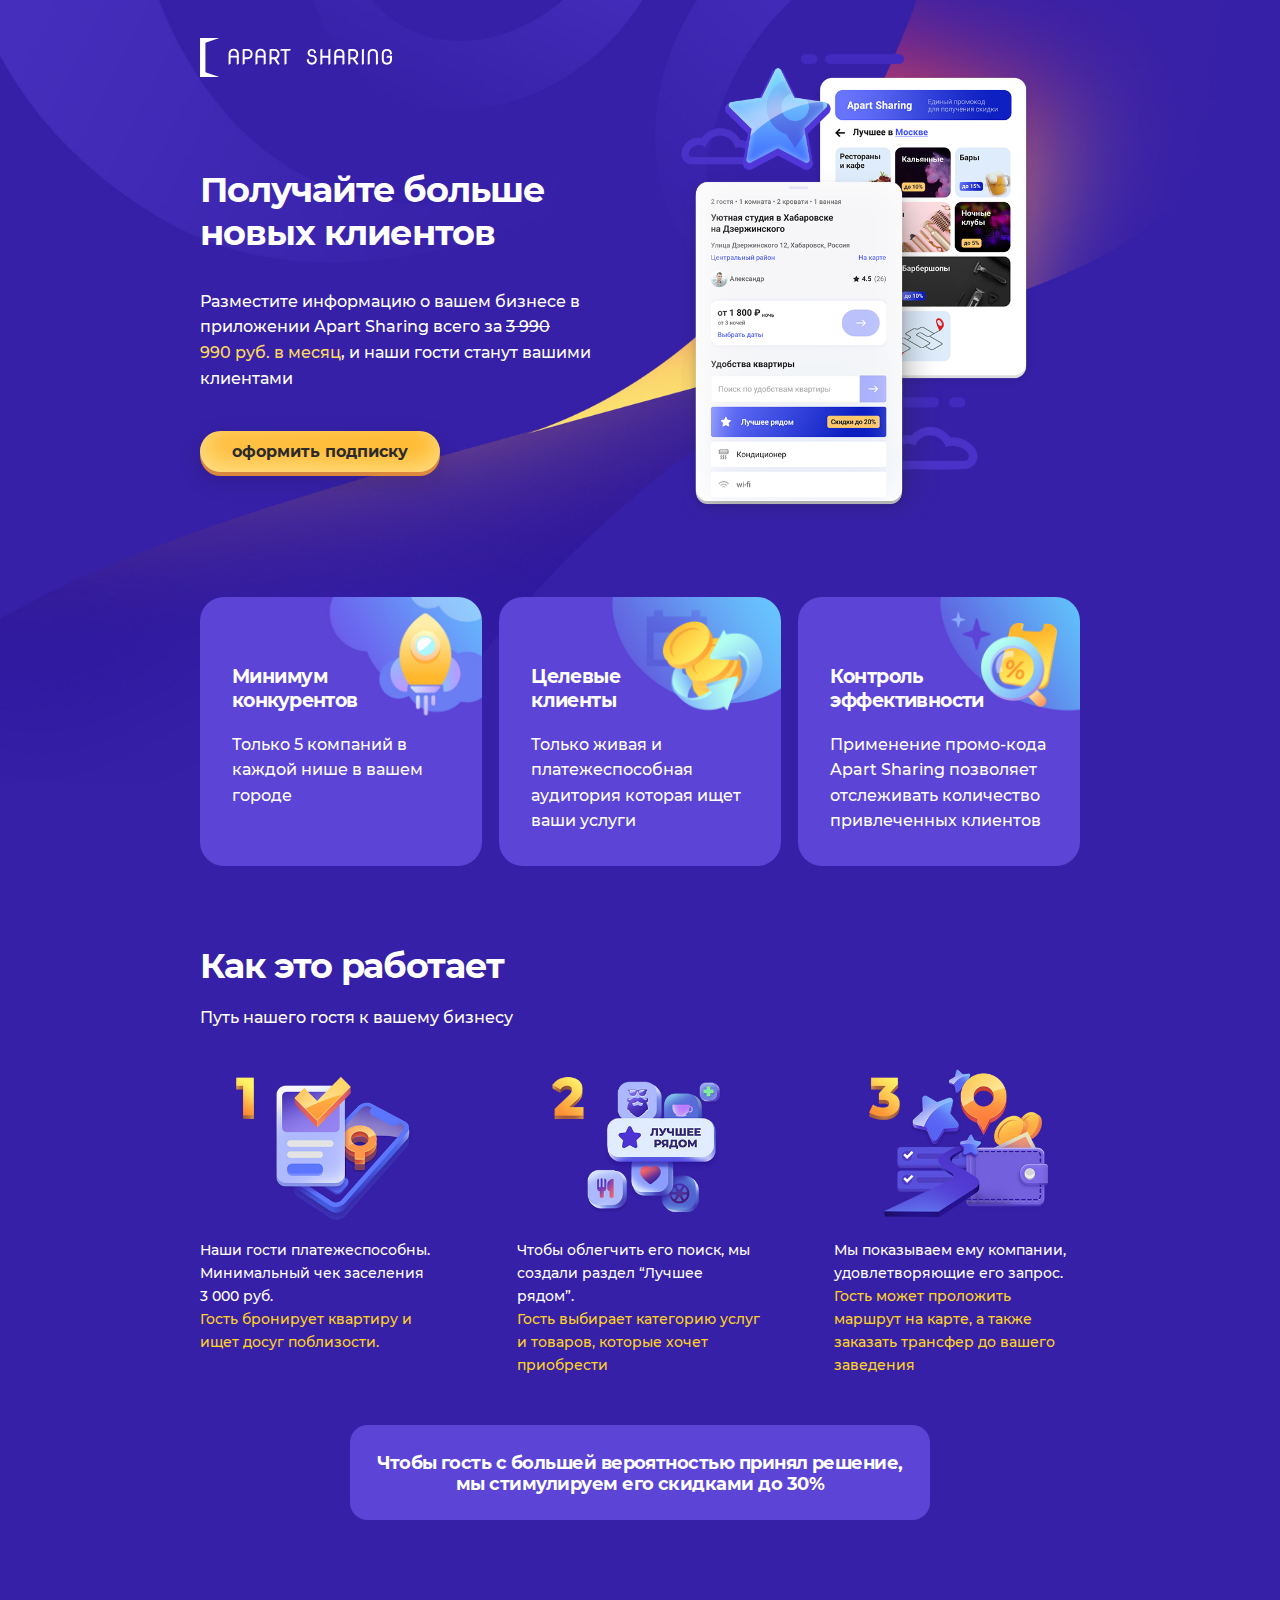
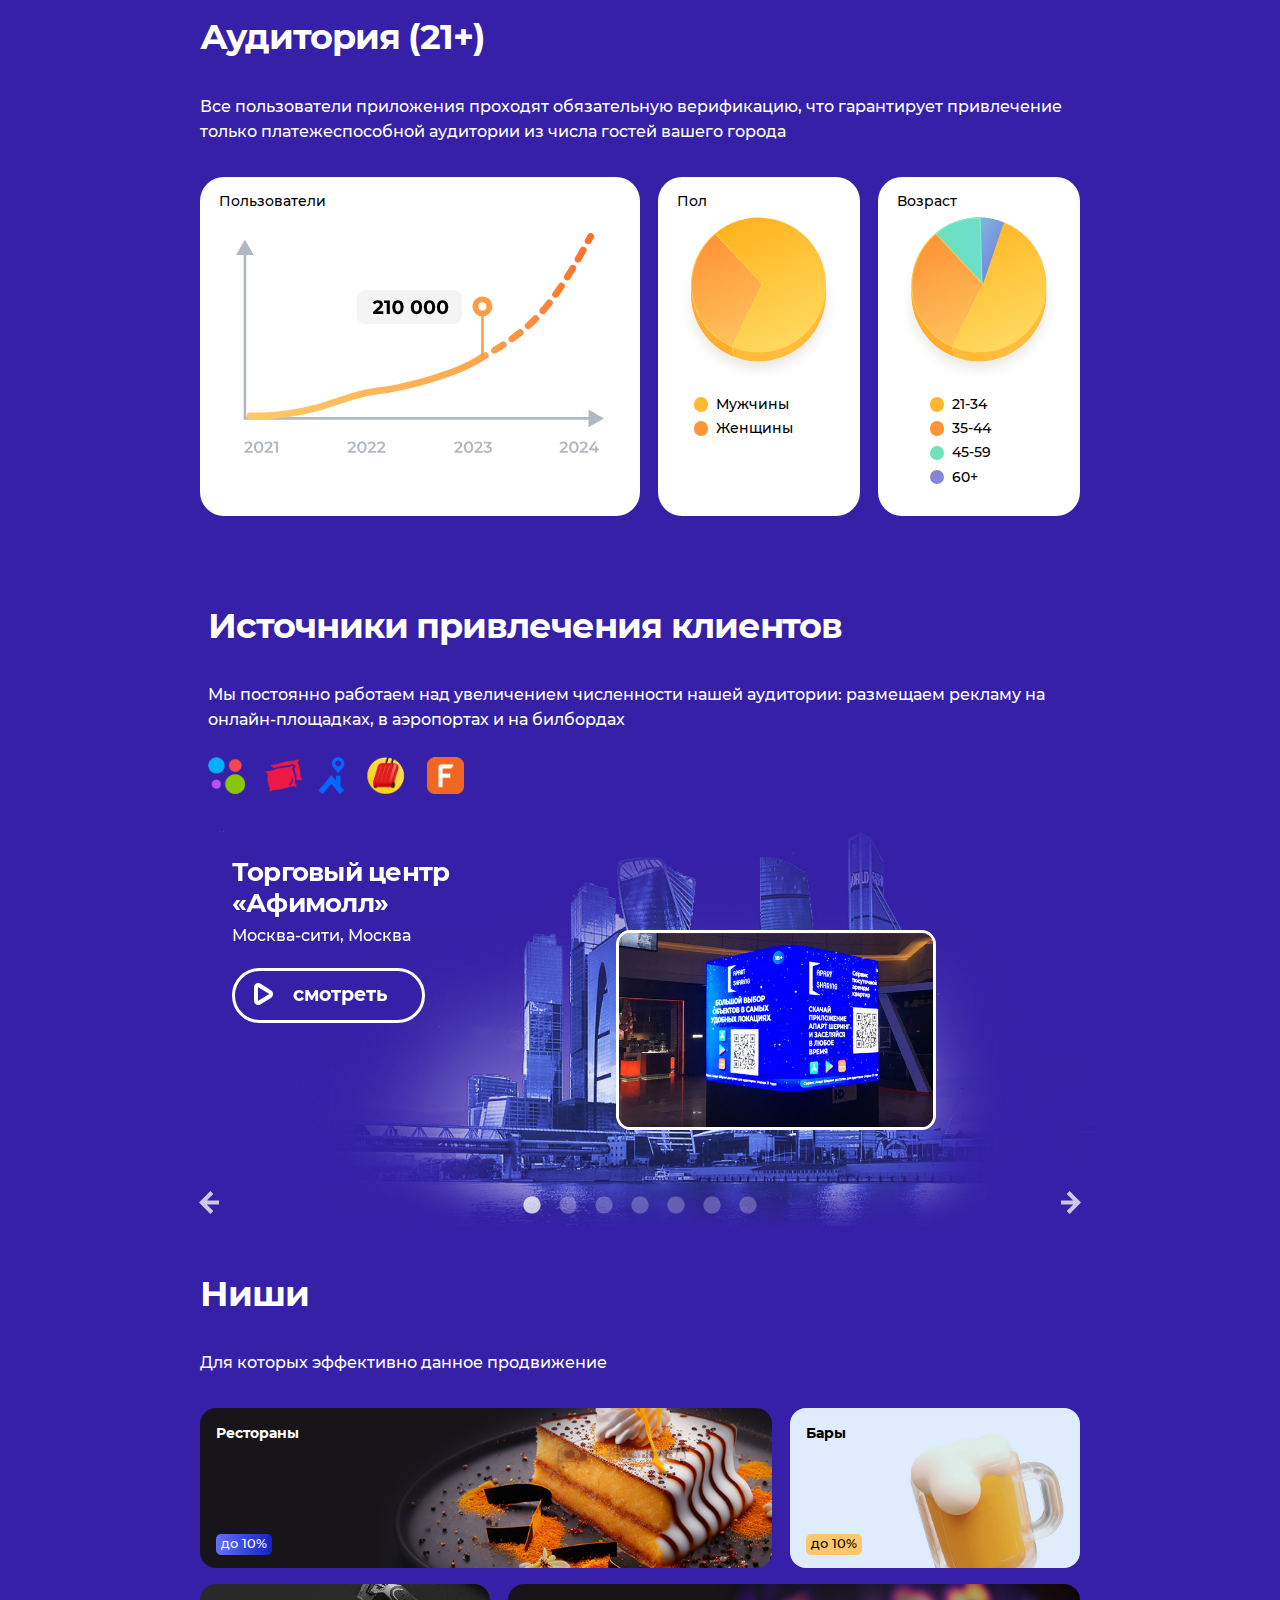
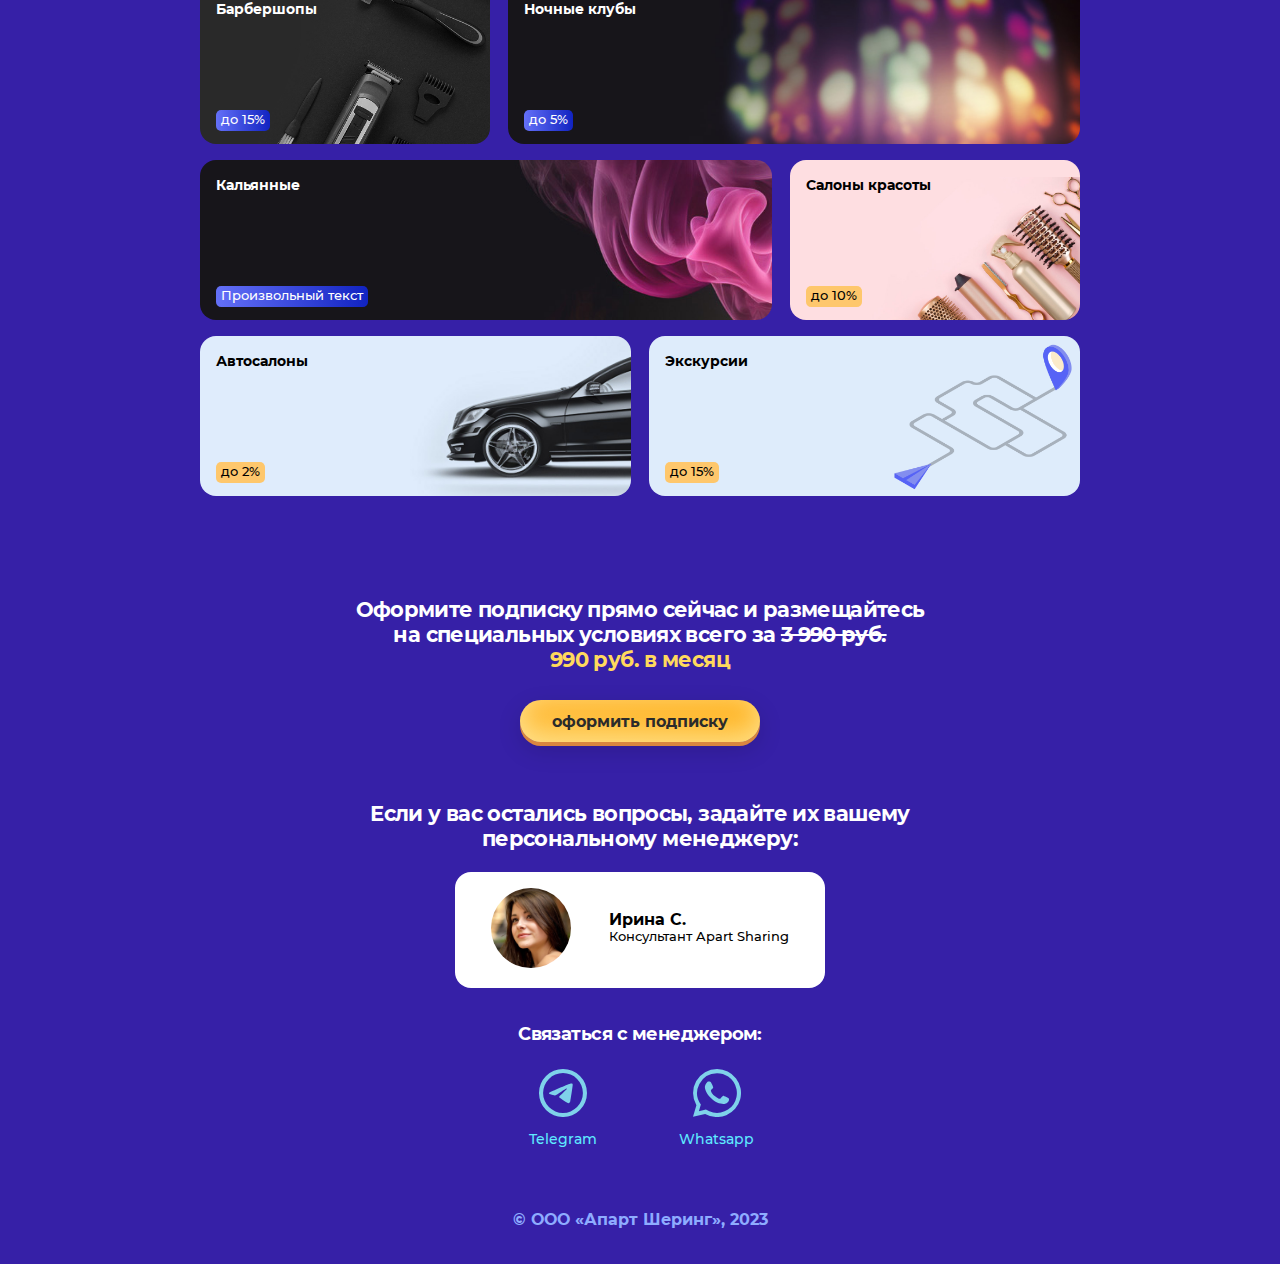
<file: index.html>
<!DOCTYPE html>
<html lang="ru">
<head>
    <meta charset="UTF-8">
    <meta name="viewport" content="width=device-width, user-scalable=no, initial-scale=1.0, maximum-scale=1.0, minimum-scale=1.0">
    <title>Лучшее рядом Apart Sharing</title>
    <link rel="stylesheet" href="font/font.css">
    <link rel="stylesheet" href="css/style.css">
    <link rel="stylesheet" href="https://cdn.jsdelivr.net/npm/@fancyapps/ui@4.0/dist/fancybox.css" />
    <link rel="stylesheet" type="text/css" href="css/slick.css"/>
    <link rel="stylesheet" type="text/css" href="css/slick-theme.css"/>
    <link rel="shortcut icon" href="img/favicon.png" type="image/png">
</head>
<body class="main-page">

    <div id="subsribe" class="lead-form">
        <form id="lead-form" class="form-element" method="POST" autocomplete="off">
            <h2 class="form-title">Оставьте заявку</h2>
            <p class="form-message">Наш специалист свяжется с вами в ближайшее время, ответит на ваши вопросы и поможет с&nbsp;размещением</p>
            <div class="text-fields">
                <input type="text" name="name" id="name" placeholder="ФИО">
                <p></p>
                <input type="tel" name="phone" id="phone" class="form-phone" placeholder="Телефон">
                <p></p>
                <input type="text" name="company" id="company-name" class="company-name" placeholder="Название компании">
                <p></p>
                <div class="custom-select">
                    <div class="select-header">
                        <input type="text" name="category" class="select-value" id="category" placeholder="Категория">
                        <p></p>
                        <div class="select-arrow"></div>
                    </div>
                    <ul class="select-options">
                        <li data-value="" class="option">Категория</li>
                        <li data-value="Ресторан или кафе" class="option">Ресторан или кафе</li>
                        <li data-value="Бары" class="option">Бары</li>
                        <li data-value="Барбершоп" class="option">Барбершоп</li>
                        <li data-value="Ночной клуб" class="option">Ночной клуб</li>
                        <li data-value="Кальянная" class="option">Кальянная</li>
                        <li data-value="Салон красоты" class="option">Салон красоты</li>
                        <li data-value="Автосалон" class="option">Автосалон</li>
                        <li data-value="Экскурсии" class="option">Экскурсии</li>
                    </ul>
                </div>
            </div>
            <input type="submit" id="submit" name="send-form" value="отправить заявку">
            <div class="approve">
                <label class="custom-checkbox">
                    <input type="checkbox" id="checkbox">
                    <span class="checkmark"></span>Согласен с положениями <a href="docs/oferta.html" data-fancybox data-type="iframe">оферты</a> и <a href="docs/privacy.html"  data-fancybox data-type="iframe">политикой обработки данных</a>
                </label>
            </div>
        </form>
    </div>

    <div class="wrapper">
        <div class="content">
            <article id="main-block" class="cont">
                <div class="cent">
                    <div class="logo-block"><img src="img/apart-sharing-logo.svg" alt="Apart Sharing логотип"></div>
                    <div class="main-offer">
                        <div class="main-offer-text">
                            <h1>Получайте больше новых&nbsp;клиентов</h1>
                            <p class="title-comment">Разместите информацию о вашем бизнесе в приложении Apart Sharing всего за&nbsp;<span class="line">3&nbsp;990</span> <span class="yell">990&nbsp;руб.&nbsp;в&nbsp;месяц</span>, и наши гости станут вашими клиентами</p>
                            <div id="lead-block-1" class="cont lead-block">
                                <div class="btn" data-fancybox="single" data-src="#subsribe">оформить подписку</div>
                            </div>
                        </div>
                        <div class="main-img"><img src="img/main-pic.png" alt="Лучшее рядом Apart Sharing"></div>
                    </div>
                </div>
            </article>
            <article id="indexes" class="cont">
                <div class="cent">
                    <ul>
                        <li>
                            <h3>Минимум конкурентов</h3>
                            <p>Только 5 компаний в каждой нише в вашем городе</p>
                        </li>
                        <li>
                            <h3>Целевые клиенты</h3>
                            <p>Только живая и платежеспособная аудитория которая ищет ваши услуги</p>
                        </li>
                        <li>
                            <h3>Контроль эффективности</h3>
                            <p>Применение промо-кода Apart Sharing позволяет отслеживать количество привлеченных клиентов</p>
                        </li>
                    </ul>
                </div>
            </article>
            <article class="cont" id="how-it-works">
                <div class="cent">
                    <h1>Как это работает</h1>
                    <p>Путь нашего гостя к вашему бизнесу</p>
                    <ul>
                        <li>
                            <div class="how-pic"><img src="img/step-1.jpg" alt="Шаг 1. Бронирование квартиры"></div>
                            <p class="comment">Наши гости платежеспособны. Минимальный чек заселения  3&nbsp;000&nbsp;руб.<br><span>Гость бронирует квартиру и ищет досуг поблизости.</span></p>
                        </li>
                        <li>
                            <div class="how-pic"><img src="img/step-2.jpg" alt="Шаг 2. Выбор категории сервиса поблизости"></div>
                            <p class="comment">Чтобы облегчить его поиск, мы создали раздел “Лучшее рядом”.<br><span>Гость выбирает категорию услуг и товаров, которые хочет приобрести</span></p>
                        </li>
                        <li>
                            <div class="how-pic"><img src="img/step-3.jpg" alt="Шаг 3. Выбор сервиса, маршрут и трансфер"></div>
                            <p class="comment">Мы показываем ему компании, удовлетворяющие его запрос.<br><span>Гость может проложить маршрут на карте, а также заказать трансфер до вашего заведения</span></p>
                        </li>
                    </ul>
                    <h3>Чтобы гость с большей вероятностью принял решение, мы стимулируем его скидками до 30%</h3>
                </div>
            </article>
            <article id="audience" class="cont">
                <div class="cent">
                    <h1>Аудитория (21+)</h1>
                    <p>Все пользователи приложения проходят обязательную верификацию, что гарантирует привлечение только платежеспособной аудитории из числа гостей вашего города</p>
                    <ul class="graphics">
                        <li id="graphic-count">
                            <div class="graphic-cap">Пользователи</div>
                            <div class="graphic">
                                <img src="img/graphic-1.svg" alt="График Пользователи">
                            </div>
                        </li>
                        <li id="graphic-sex">
                            <div class="graphic-cap">Пол</div>
                            <div class="graphic">
                                <div class="graphic-img"><img src="img/graphic-2.svg" alt="График пол"></div>
                                <div class="graphic-legend">
                                    <ul>
                                        <li>Мужчины</li>
                                        <li>Женщины</li>
                                    </ul>
                                </div>
                                
                            </div>
                        </li>
                        <li id="graphic-age">
                            <div class="graphic-cap">Возраст</div>
                            <div class="graphic">
                                <div class="graphic-img"><img src="img/graphic-3.svg" alt="График возраст"></div>
                                <div class="graphic-legend">
                                    <ul>
                                        <li>21-34</li>
                                        <li>35-44</li>
                                        <li>45-59</li>
                                        <li>60+</li>
                                    </ul>
                                </div>
                            </div>
                        </li>
                    </ul>
                </div>
            </article>
            <article id="sources" class="cont">
                <div class="cent">
                    <div class="source-block">
                        <div class="source-cap">
                            <h1>Источники привлечения клиентов</h1>
                            <p>Мы постоянно работаем над увеличением численности нашей аудитории: размещаем рекламу на онлайн-площадках, в аэропортах и на билбордах</p>
                            <div class="source-icons"><img src="img/soc-logo-horis.png" alt="Онлайн-площадки"></div>
                        </div>
                        <div id="source-elements"></div>
                    </div>
                </div>
            </article>
            <article id="niche" class="cont">
                <div class="cent">
                    <h1>Ниши</h1>
                    <p>Для которых эффективно данное продвижение</p>
                    <ul class="niches-list">
                        <li class="item1 dark">
                            <div class="item-cap">Рестораны</div>
                            <div class="discount">до 10%</div>
                        </li>
                        <li class="item2 light">
                            <div class="item-cap">Бары</div>
                            <div class="discount">до 10%</div>
                        </li>
                        <li class="item3 dark">
                            <div class="item-cap">Барбершопы</div>
                            <div class="discount">до 15%</div>
                        </li>
                        <li class="item4 dark">
                            <div class="item-cap">Ночные клубы</div>
                            <div class="discount">до 5%</div>
                        </li>
                        <li class="item5 dark">
                            <div class="item-cap">Кальянные</div>
                            <div class="discount">Произвольный текст</div>
                        </li>
                        <li class="item6 light">
                            <div class="item-cap">Салоны красоты</div>
                            <div class="discount">до 10%</div>
                        </li>
                        <li class="item7 light">
                            <div class="item-cap">Автосалоны</div>
                            <div class="discount">до 2%</div>
                        </li>
                        <li class="item8 light">
                            <div class="item-cap">Экскурсии</div>
                            <div class="discount">до 15%</div>
                        </li>
                    </ul>
                </div>
            </article>
            <article id="subscribe" class="cont">
                <div class="cent">
                    <h2>Оформите подписку прямо сейчас и размещайтесь на&nbsp;специальных условиях всего за <span class="line">3&nbsp;990&nbsp;руб.</span><br><span class="yell">990 руб. в месяц</span></h2>
                    <div class="btn" data-fancybox="dialog" data-src="#subsribe">оформить подписку</div>
                </div>
            </article>
            <article id="manager" class="cont">
                <div class="cent">
                    <h2>Если у вас остались вопросы, задайте их вашему персональному менеджеру:</h2>
                    <div class="manager-card">
                        <div class="manager-photo">
                            <img src="img/manager-photo.jpg" alt="Менеджер Apart Sharing">
                        </div>
                        <div class="manager-text">
                            <div class="manager-name">Ирина С.</div>
                            <div class="manager-post">Консультант Apart Sharing</div>
                        </div>
                    </div>
                    <div>
                        <h3>Связаться с&nbsp;менеджером:</h3>
                        <div class="soc-buttons">
                            <a href="" target="_blank">
                                <div class="messengers">
                                    <svg xmlns="http://www.w3.org/2000/svg" viewBox="0 0 70.27 70.27" class="messenger"><defs><style></style></defs><g id="Layer_2" data-name="Layer 2"><g id="Layer_1-2" data-name="Layer 1"><path d="M35.14,0A35.14,35.14,0,1,0,70.27,35.14,35.14,35.14,0,0,0,35.14,0Zm0,64.28A29.15,29.15,0,1,1,64.28,35.14,29.15,29.15,0,0,1,35.14,64.28Z"/><path d="M16.18,34c1.52-.62,25.13-11,29.33-12.24,2.23-.72,3.93-.63,3.84,1.43-.18,3.13-3,21.72-3.57,24.05-.54,2-1.79,3.84-4.39,2.32s-9.65-6.44-10.63-7.06-1.7-1.7-.54-2.95S40.14,30,40.5,29.5s.27-1.52-.8-.8-13.06,8.58-14,9.12a4.86,4.86,0,0,1-3.67.71,48.7,48.7,0,0,1-6.43-1.78C14.75,36.39,13.41,35.14,16.18,34Z"/></g></g></svg>
                                </div>
                                <p>Telegram</p>
                            </a>
                            <a href="" target="_blank">
                                <div class="messengers">
                                    <svg xmlns="http://www.w3.org/2000/svg" viewBox="0 0 68.79 68.79" class="messenger"><defs><style>.messenger{fill:#7fd2ea;}</style></defs><g id="Layer_2" data-name="Layer 2"><g id="Layer_1-2" data-name="Layer 1"><path d="M34.5,0A34.45,34.45,0,0,0,4.87,51.92L0,68.36l17.41-4A34.42,34.42,0,1,0,34.5,0ZM58.08,50.4A28.6,28.6,0,0,1,18.5,58.08L8.44,60.46l2.81-9.41A28.54,28.54,0,0,1,34.4,6a29,29,0,0,1,16,4.87A28.62,28.62,0,0,1,58.08,50.4Z"/><path d="M21.42,18.06c1.83,0,3.35,0,4.21.87A27.89,27.89,0,0,1,29,26.5c0,.87-3.36,3.35-3.36,4.22s.87,4.22,5,7.57,7.57,5.08,8.44,4.22,3.35-4.22,4.22-4.22,8.32,3.35,8.32,4.22,0,3.35-.86,4.22-2.49,3.35-5.84,3.35-10.93,0-19.26-8.44S16.44,26.5,17.31,24,20.66,18.06,21.42,18.06Z"/></g></g></svg>
                                </div>
                                <p>Whatsapp</p>
                            </a>
                        </div>
                    </div>
                </div>
            </article>
        </div>
        <footer id="footer" class="footer cont">
            <div class="cent">
                <p>© ООО «Апарт Шеринг», 2023</p>
            </div>
        </footer>
    </div>
    
    <script src="https://code.jquery.com/jquery-3.4.1.js"></script>
    <script src="js/jquery.maskedinput.min.js"></script>
    <script src="https://cdn.jsdelivr.net/npm/@fancyapps/ui@4.0/dist/fancybox.umd.js"></script>
    <script src="js/script.js"></script>
    <script src="js/slick.min.js"></script>
</body>
</html>
</file>
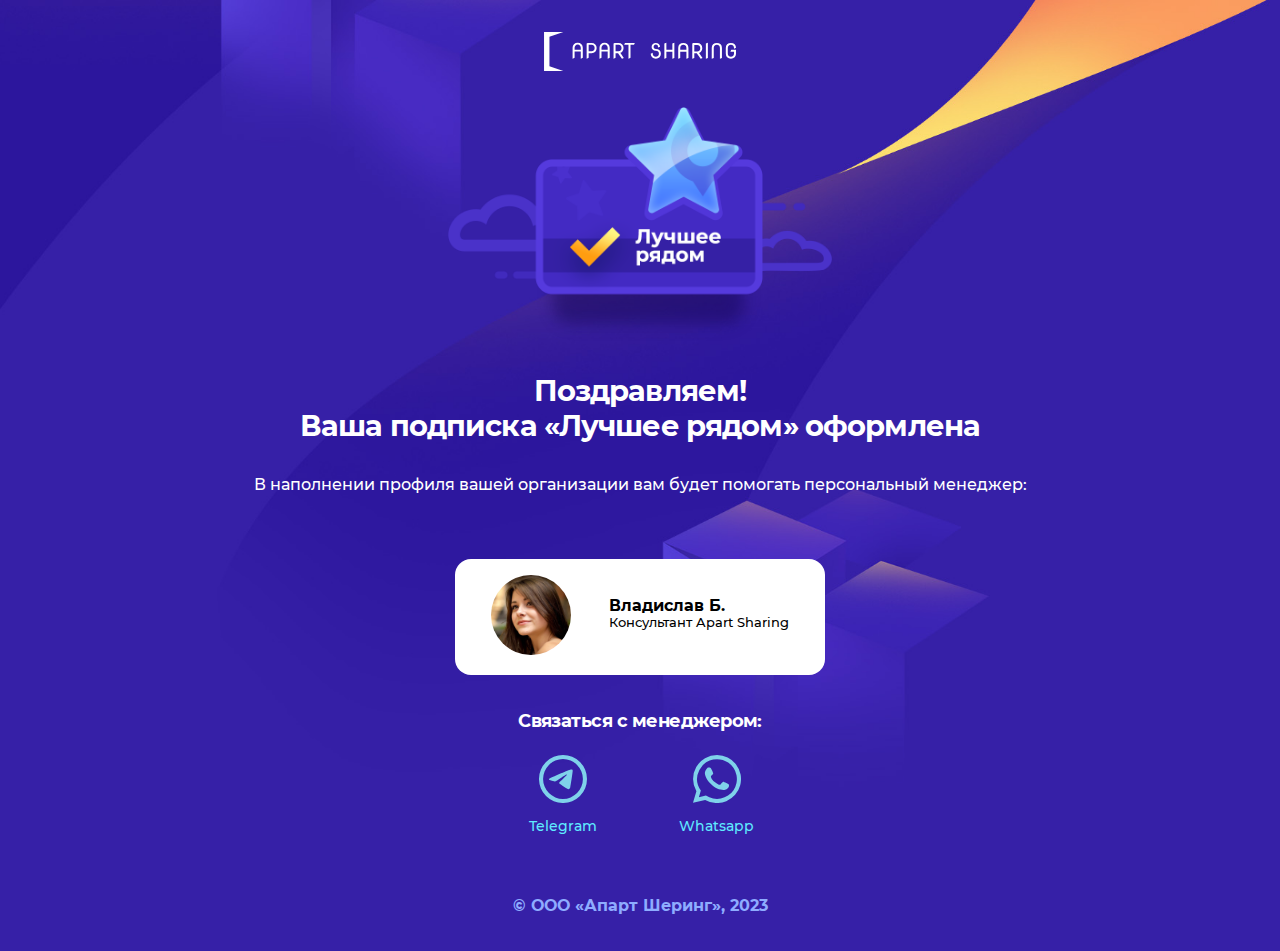
<file: success.html>
<!DOCTYPE html>
<html lang="ru">
<head>
    <meta charset="UTF-8">
    <meta name="viewport" content="width=device-width, user-scalable=no, initial-scale=1.0, maximum-scale=1.0, minimum-scale=1.0">
    <title>Оплата прошла успешно! Лучшее рядом Apart Sharing</title>
    <link rel="stylesheet" href="font/font.css">
    <link rel="stylesheet" href="css/style.css">
    <link rel="shortcut icon" href="img/favicon.png" type="image/png">
</head>
<body class="success-page">
    <div class="wrapper">
        <div class="content">
            <article id="main-block" class="cont">
                <div class="cent">
                    <div class="logo-block"><img src="img/apart-sharing-logo.svg" alt="Apart Sharing логотип"></div>
                    <div class="main-message">
                        <div class="main-img">
                            <img src="img/main-pic-success.png" alt="Лучшее рядом Apart Sharing">
                        </div>
                        <div class="main-message-text">
                            <h1>Поздравляем!<br> Ваша подписка «Лучшее рядом» оформлена</h1>
                            <p class="title-comment">В наполнении профиля вашей организации вам&nbsp;будет помогать персональный менеджер:</p>
                        </div>
                    </div>
                </div>
            </article>
            
            <article id="manager" class="cont">
                <div class="cent">
                    <div class="manager-card">
                        <div class="manager-photo">
                            <img src="img/manager-photo.jpg" alt="Менеджер Apart Sharing">
                        </div>
                        <div class="manager-text">
                            <div class="manager-name">Владислав Б.</div>
                            <div class="manager-post">Консультант Apart Sharing</div>
                        </div>
                    </div>
                    <div>
                        <h3>Связаться с&nbsp;менеджером:</h3>
                        <div class="soc-buttons">
                            <a href="" target="_blank">
                                <div class="messengers">
                                    <svg xmlns="http://www.w3.org/2000/svg" viewBox="0 0 70.27 70.27" class="messenger"><defs><style></style></defs><g id="Layer_2" data-name="Layer 2"><g id="Layer_1-2" data-name="Layer 1"><path d="M35.14,0A35.14,35.14,0,1,0,70.27,35.14,35.14,35.14,0,0,0,35.14,0Zm0,64.28A29.15,29.15,0,1,1,64.28,35.14,29.15,29.15,0,0,1,35.14,64.28Z"/><path d="M16.18,34c1.52-.62,25.13-11,29.33-12.24,2.23-.72,3.93-.63,3.84,1.43-.18,3.13-3,21.72-3.57,24.05-.54,2-1.79,3.84-4.39,2.32s-9.65-6.44-10.63-7.06-1.7-1.7-.54-2.95S40.14,30,40.5,29.5s.27-1.52-.8-.8-13.06,8.58-14,9.12a4.86,4.86,0,0,1-3.67.71,48.7,48.7,0,0,1-6.43-1.78C14.75,36.39,13.41,35.14,16.18,34Z"/></g></g></svg>
                                </div>
                                <p>Telegram</p>
                            </a>
                            <a href="" target="_blank">
                                <div class="messengers">
                                    <svg xmlns="http://www.w3.org/2000/svg" viewBox="0 0 68.79 68.79" class="messenger"><defs><style>.messenger{fill:#7fd2ea;}</style></defs><g id="Layer_2" data-name="Layer 2"><g id="Layer_1-2" data-name="Layer 1"><path d="M34.5,0A34.45,34.45,0,0,0,4.87,51.92L0,68.36l17.41-4A34.42,34.42,0,1,0,34.5,0ZM58.08,50.4A28.6,28.6,0,0,1,18.5,58.08L8.44,60.46l2.81-9.41A28.54,28.54,0,0,1,34.4,6a29,29,0,0,1,16,4.87A28.62,28.62,0,0,1,58.08,50.4Z"/><path d="M21.42,18.06c1.83,0,3.35,0,4.21.87A27.89,27.89,0,0,1,29,26.5c0,.87-3.36,3.35-3.36,4.22s.87,4.22,5,7.57,7.57,5.08,8.44,4.22,3.35-4.22,4.22-4.22,8.32,3.35,8.32,4.22,0,3.35-.86,4.22-2.49,3.35-5.84,3.35-10.93,0-19.26-8.44S16.44,26.5,17.31,24,20.66,18.06,21.42,18.06Z"/></g></g></svg>
                                </div>
                                <p>Whatsapp</p>
                            </a>
                        </div>
                    </div>
                </div>
            </article>
        </div>
        <footer id="footer" class="footer cont">
            <div class="cent">
                <p>© ООО «Апарт Шеринг», 2023</p>
            </div>
        </footer>
    </div>
    
</body>
</html>
</file>
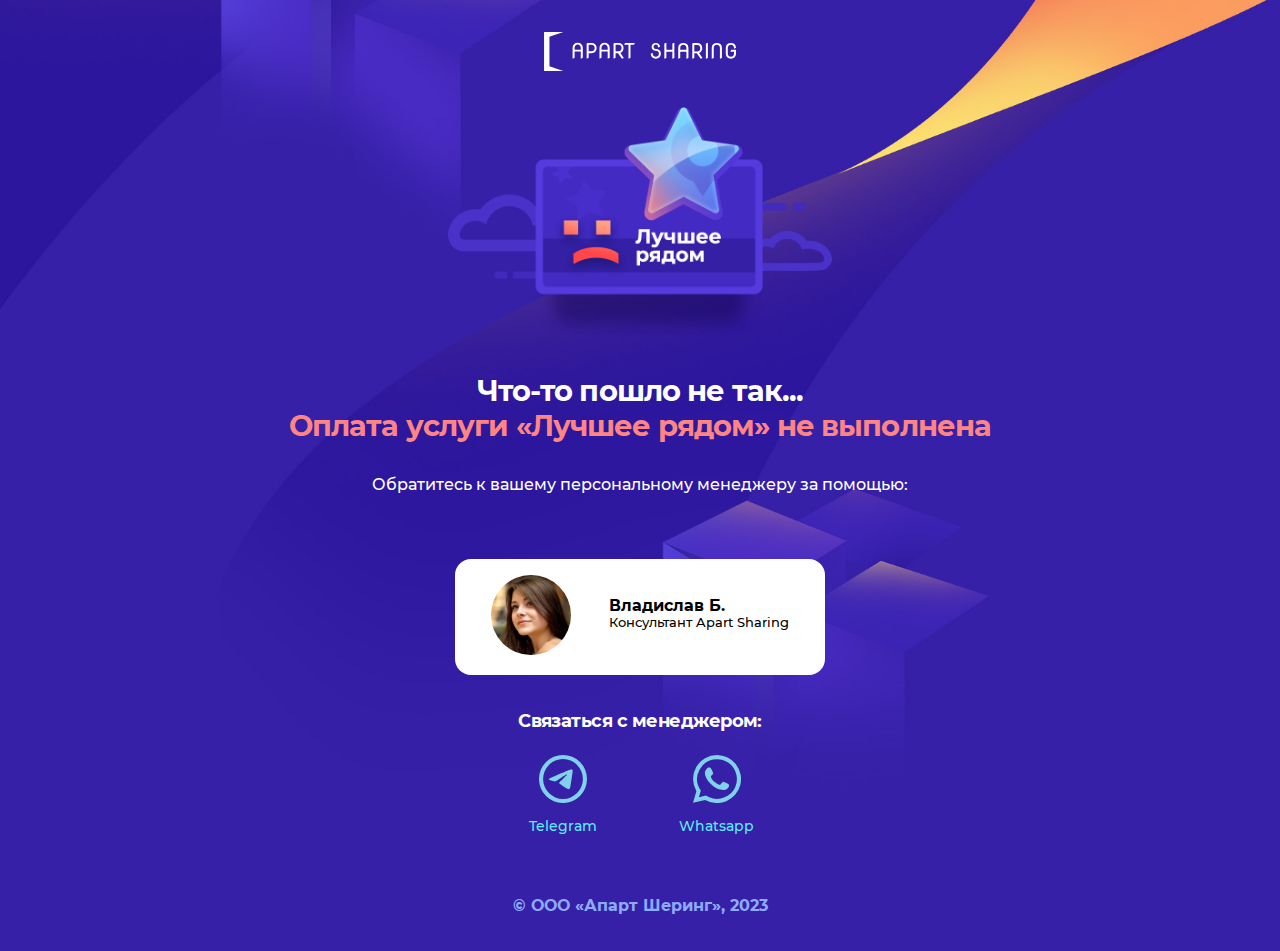
<file: unsuccess.html>
<!DOCTYPE html>
<html lang="ru">
<head>
    <meta charset="UTF-8">
    <meta name="viewport" content="width=device-width, user-scalable=no, initial-scale=1.0, maximum-scale=1.0, minimum-scale=1.0">
    <title>Оплата не выполнена! Лучшее рядом Apart Sharing</title>
    <link rel="stylesheet" href="font/font.css">
    <link rel="stylesheet" href="css/style.css">
    <link rel="shortcut icon" href="img/favicon.png" type="image/png">
</head>
<body class="unsuccess-page">
    <div class="wrapper">
        <div class="content">
            <article id="main-block" class="cont">
                <div class="cent">
                    <div class="logo-block"><img src="img/apart-sharing-logo.svg" alt="Apart Sharing логотип"></div>
                    <div class="main-message">
                        <div class="main-img">
                            <img src="img/main-pic-unsuccess.png" alt="Лучшее рядом Apart Sharing">
                        </div>
                        <div class="main-message-text">
                            <h1>Что-то пошло не так...<br><span>Оплата услуги «Лучшее рядом» не&nbsp;выполнена</span></h1>
                            <p class="title-comment">Обратитесь к вашему персональному менеджеру за&nbsp;помощью:</p>
                        </div>
                    </div>
                </div>
            </article>
            
            <article id="manager" class="cont">
                <div class="cent">
                    <div class="manager-card">
                        <div class="manager-photo">
                            <img src="img/manager-photo.jpg" alt="Менеджер Apart Sharing">
                        </div>
                        <div class="manager-text">
                            <div class="manager-name">Владислав Б.</div>
                            <div class="manager-post">Консультант Apart Sharing</div>
                        </div>
                    </div>
                    <div>
                        <h3>Связаться с&nbsp;менеджером:</h3>
                        <div class="soc-buttons">
                            <a href="" target="_blank">
                                <div class="messengers">
                                    <svg xmlns="http://www.w3.org/2000/svg" viewBox="0 0 70.27 70.27" class="messenger"><defs><style></style></defs><g id="Layer_2" data-name="Layer 2"><g id="Layer_1-2" data-name="Layer 1"><path d="M35.14,0A35.14,35.14,0,1,0,70.27,35.14,35.14,35.14,0,0,0,35.14,0Zm0,64.28A29.15,29.15,0,1,1,64.28,35.14,29.15,29.15,0,0,1,35.14,64.28Z"/><path d="M16.18,34c1.52-.62,25.13-11,29.33-12.24,2.23-.72,3.93-.63,3.84,1.43-.18,3.13-3,21.72-3.57,24.05-.54,2-1.79,3.84-4.39,2.32s-9.65-6.44-10.63-7.06-1.7-1.7-.54-2.95S40.14,30,40.5,29.5s.27-1.52-.8-.8-13.06,8.58-14,9.12a4.86,4.86,0,0,1-3.67.71,48.7,48.7,0,0,1-6.43-1.78C14.75,36.39,13.41,35.14,16.18,34Z"/></g></g></svg>
                                </div>
                                <p>Telegram</p>
                            </a>
                            <a href="" target="_blank">
                                <div class="messengers">
                                    <svg xmlns="http://www.w3.org/2000/svg" viewBox="0 0 68.79 68.79" class="messenger"><defs><style>.messenger{fill:#7fd2ea;}</style></defs><g id="Layer_2" data-name="Layer 2"><g id="Layer_1-2" data-name="Layer 1"><path d="M34.5,0A34.45,34.45,0,0,0,4.87,51.92L0,68.36l17.41-4A34.42,34.42,0,1,0,34.5,0ZM58.08,50.4A28.6,28.6,0,0,1,18.5,58.08L8.44,60.46l2.81-9.41A28.54,28.54,0,0,1,34.4,6a29,29,0,0,1,16,4.87A28.62,28.62,0,0,1,58.08,50.4Z"/><path d="M21.42,18.06c1.83,0,3.35,0,4.21.87A27.89,27.89,0,0,1,29,26.5c0,.87-3.36,3.35-3.36,4.22s.87,4.22,5,7.57,7.57,5.08,8.44,4.22,3.35-4.22,4.22-4.22,8.32,3.35,8.32,4.22,0,3.35-.86,4.22-2.49,3.35-5.84,3.35-10.93,0-19.26-8.44S16.44,26.5,17.31,24,20.66,18.06,21.42,18.06Z"/></g></g></svg>
                                </div>
                                <p>Whatsapp</p>
                            </a>
                        </div>
                    </div>
                </div>
            </article>
        </div>
        <footer id="footer" class="footer cont">
            <div class="cent">
                <p>© ООО «Апарт Шеринг», 2023</p>
            </div>
        </footer>
    </div>
    
</body>
</html>
</file>
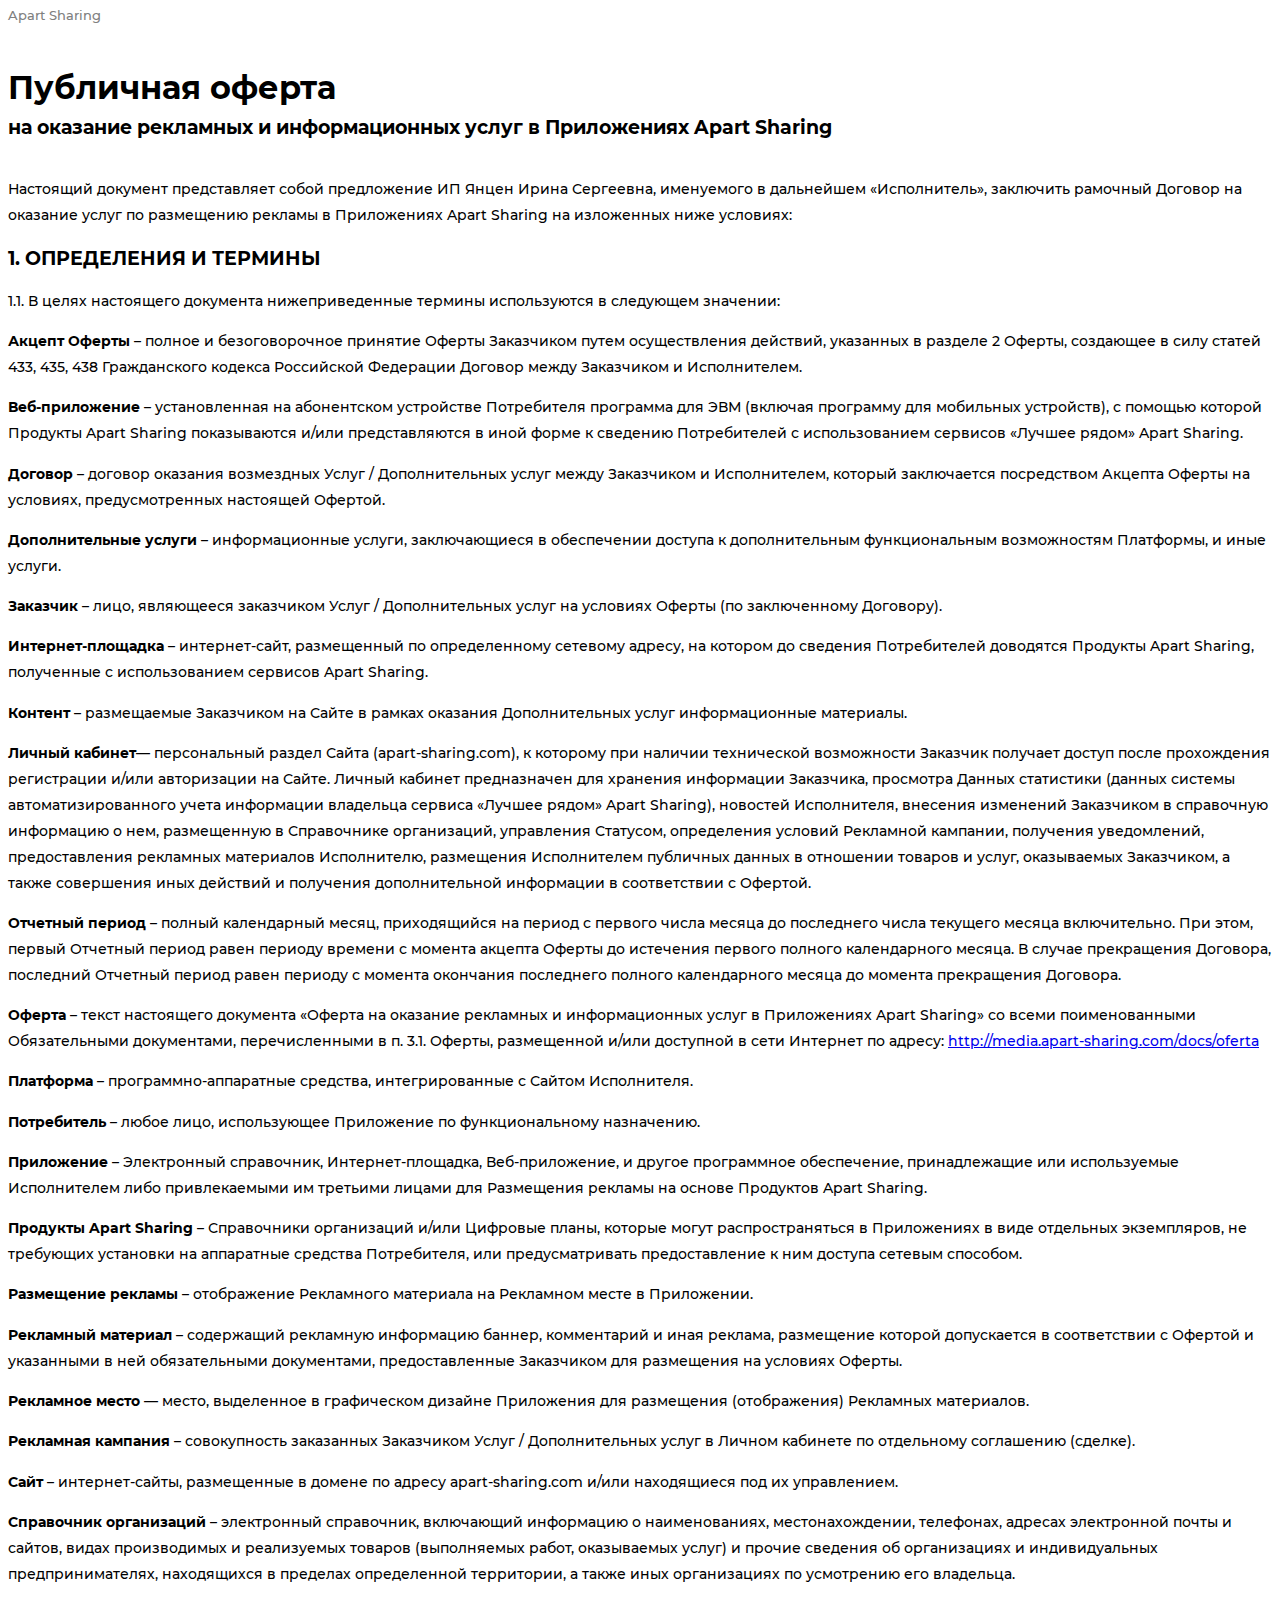
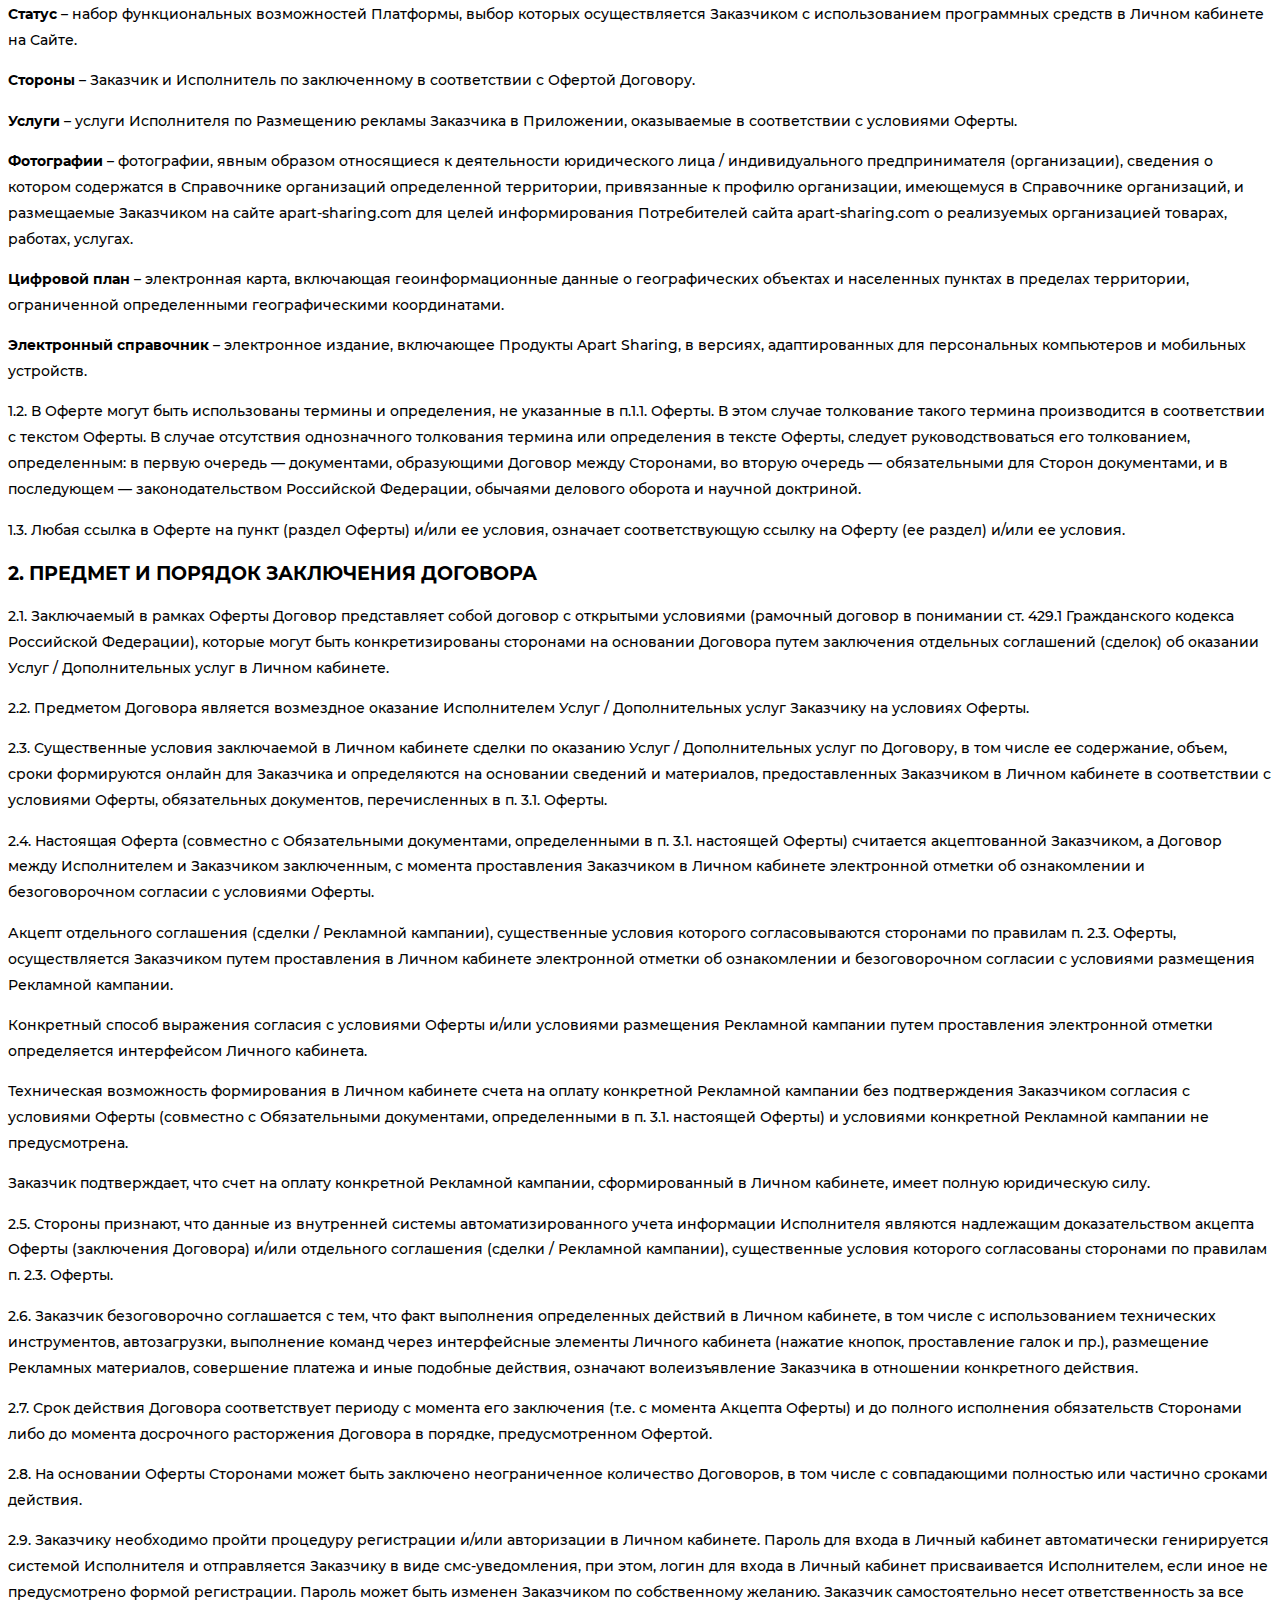
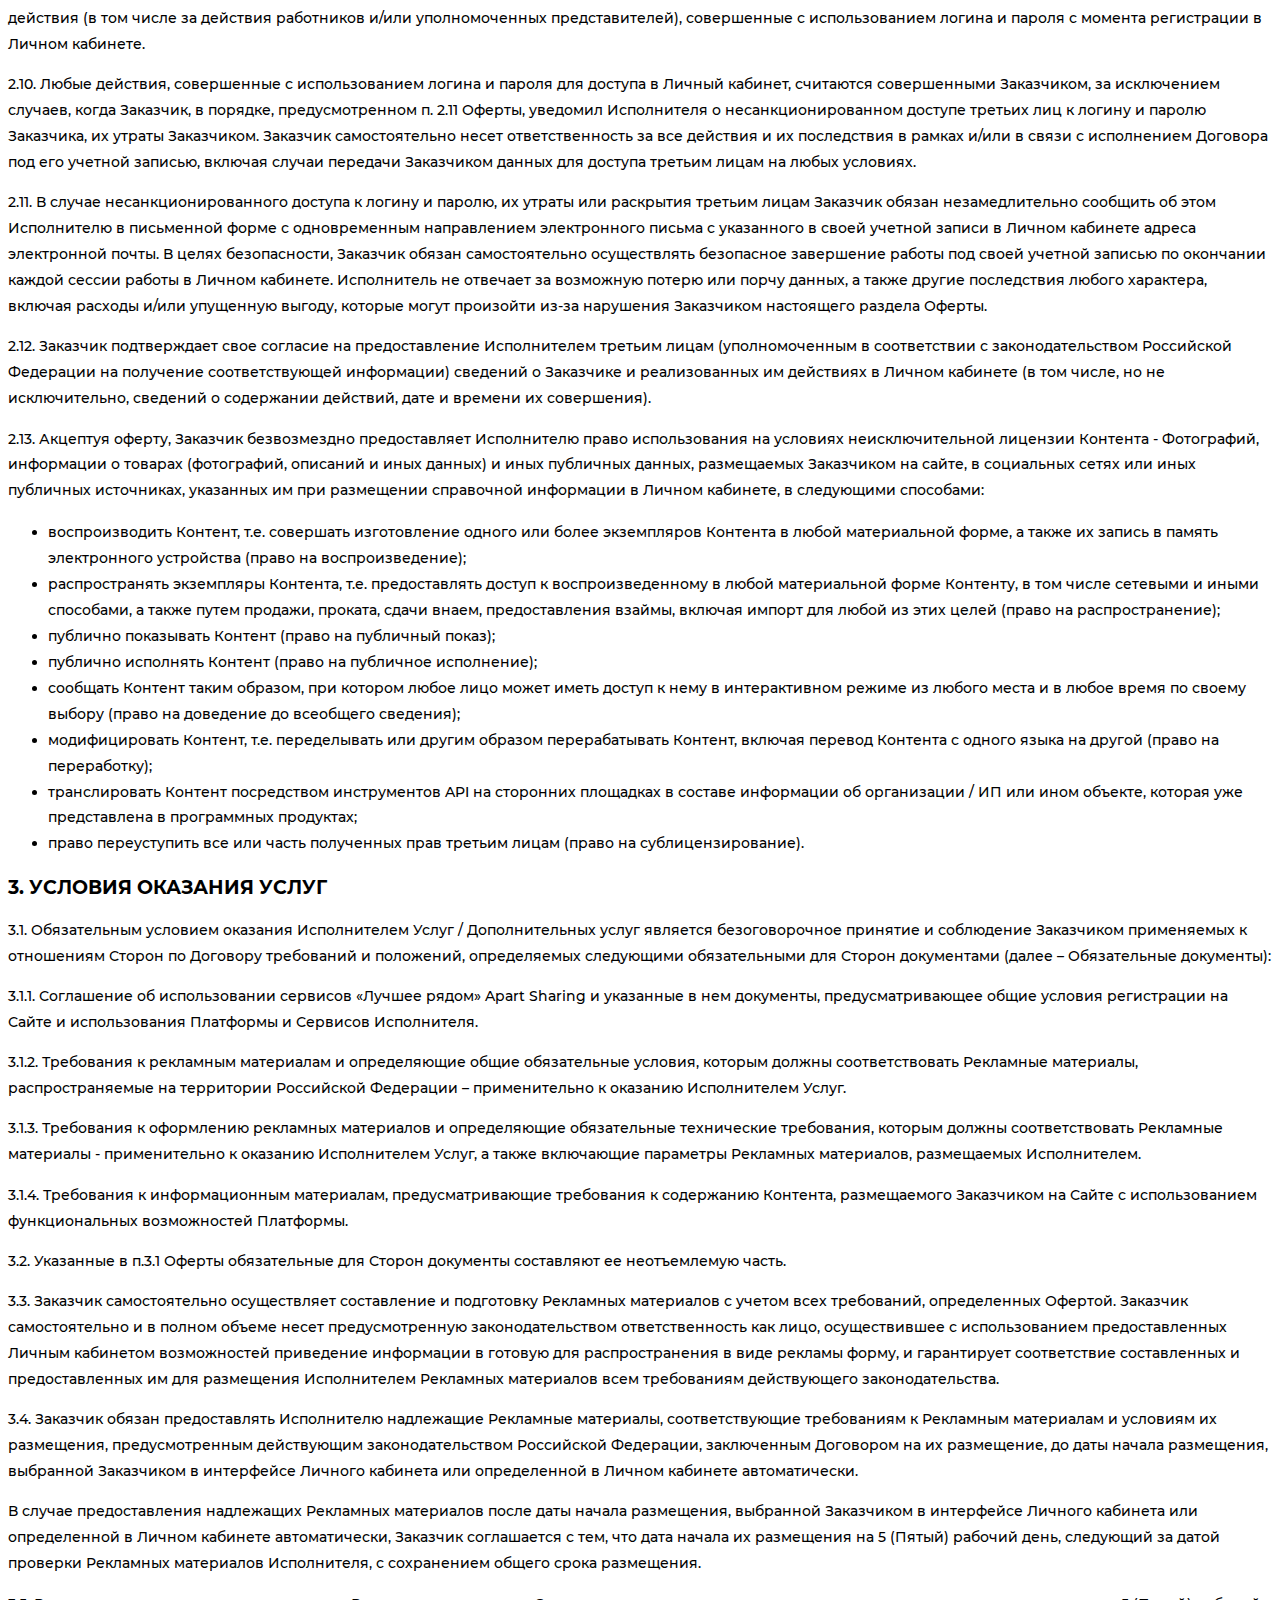
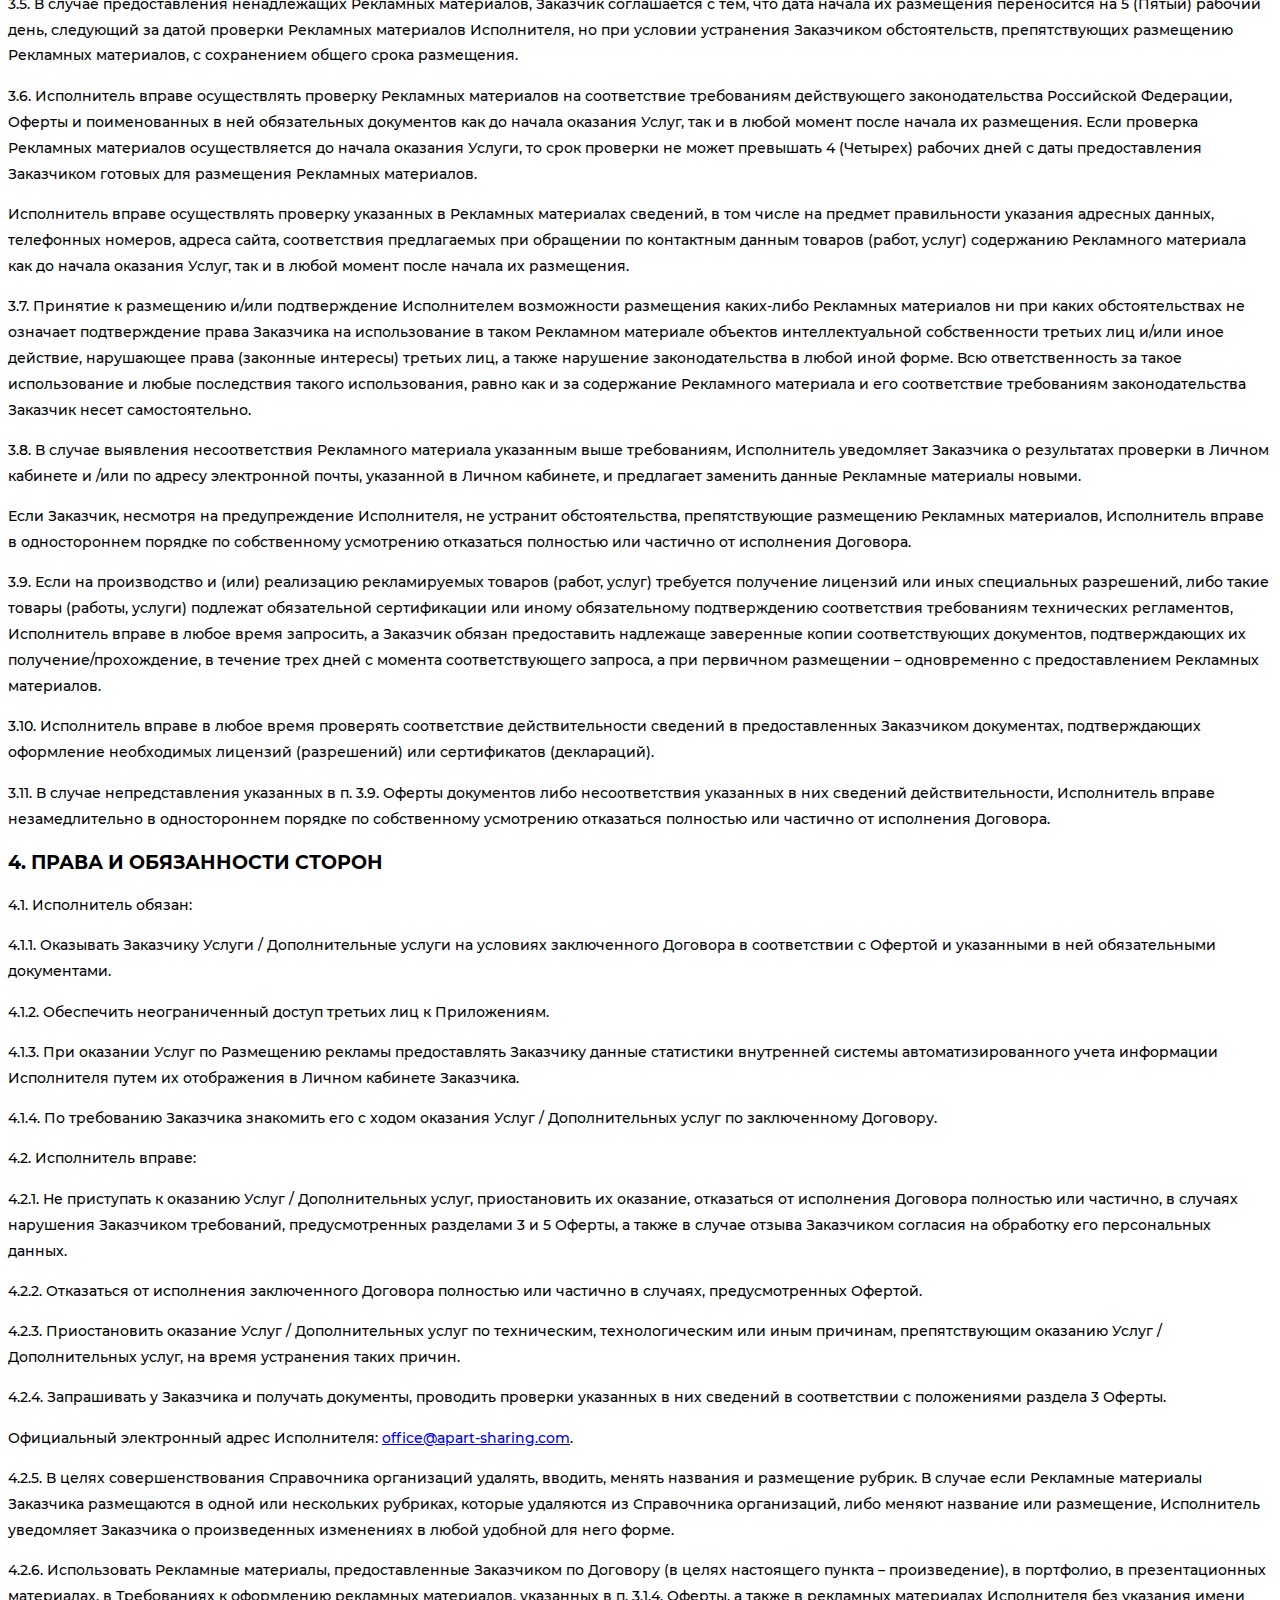
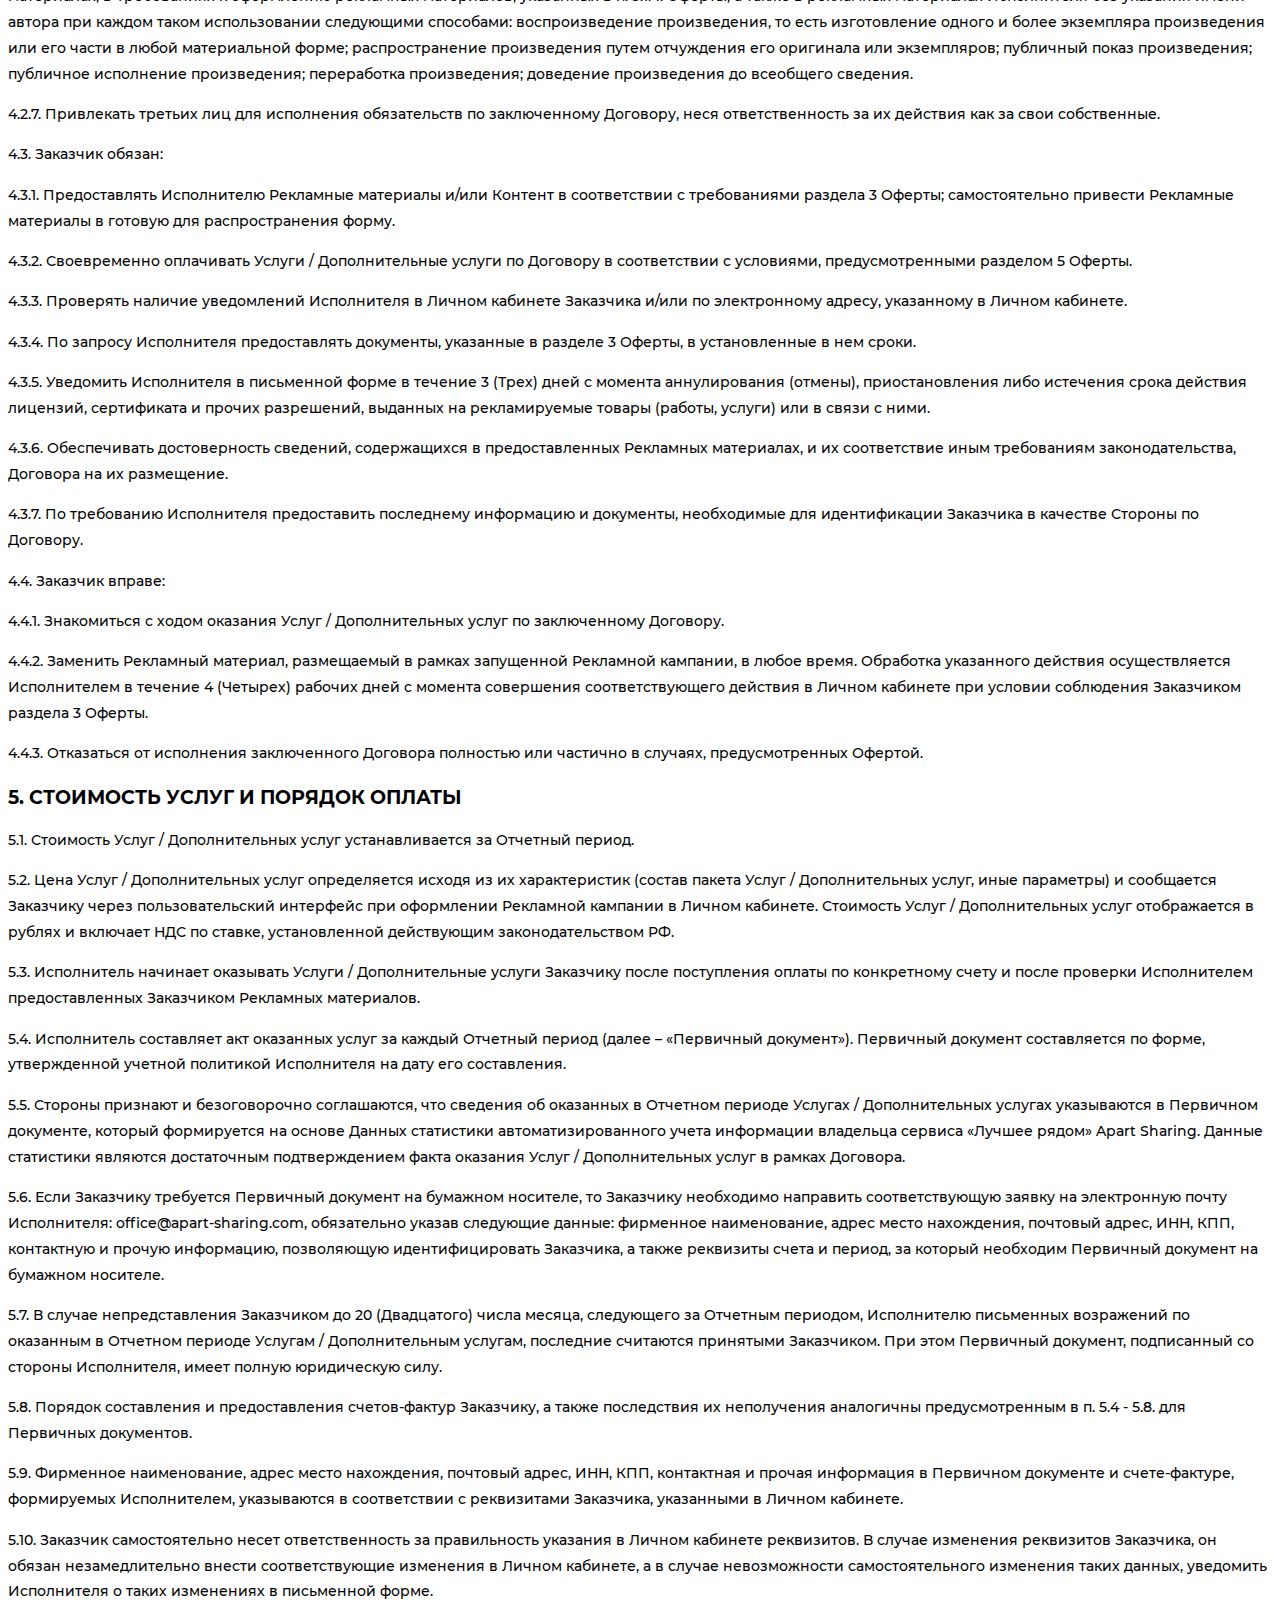
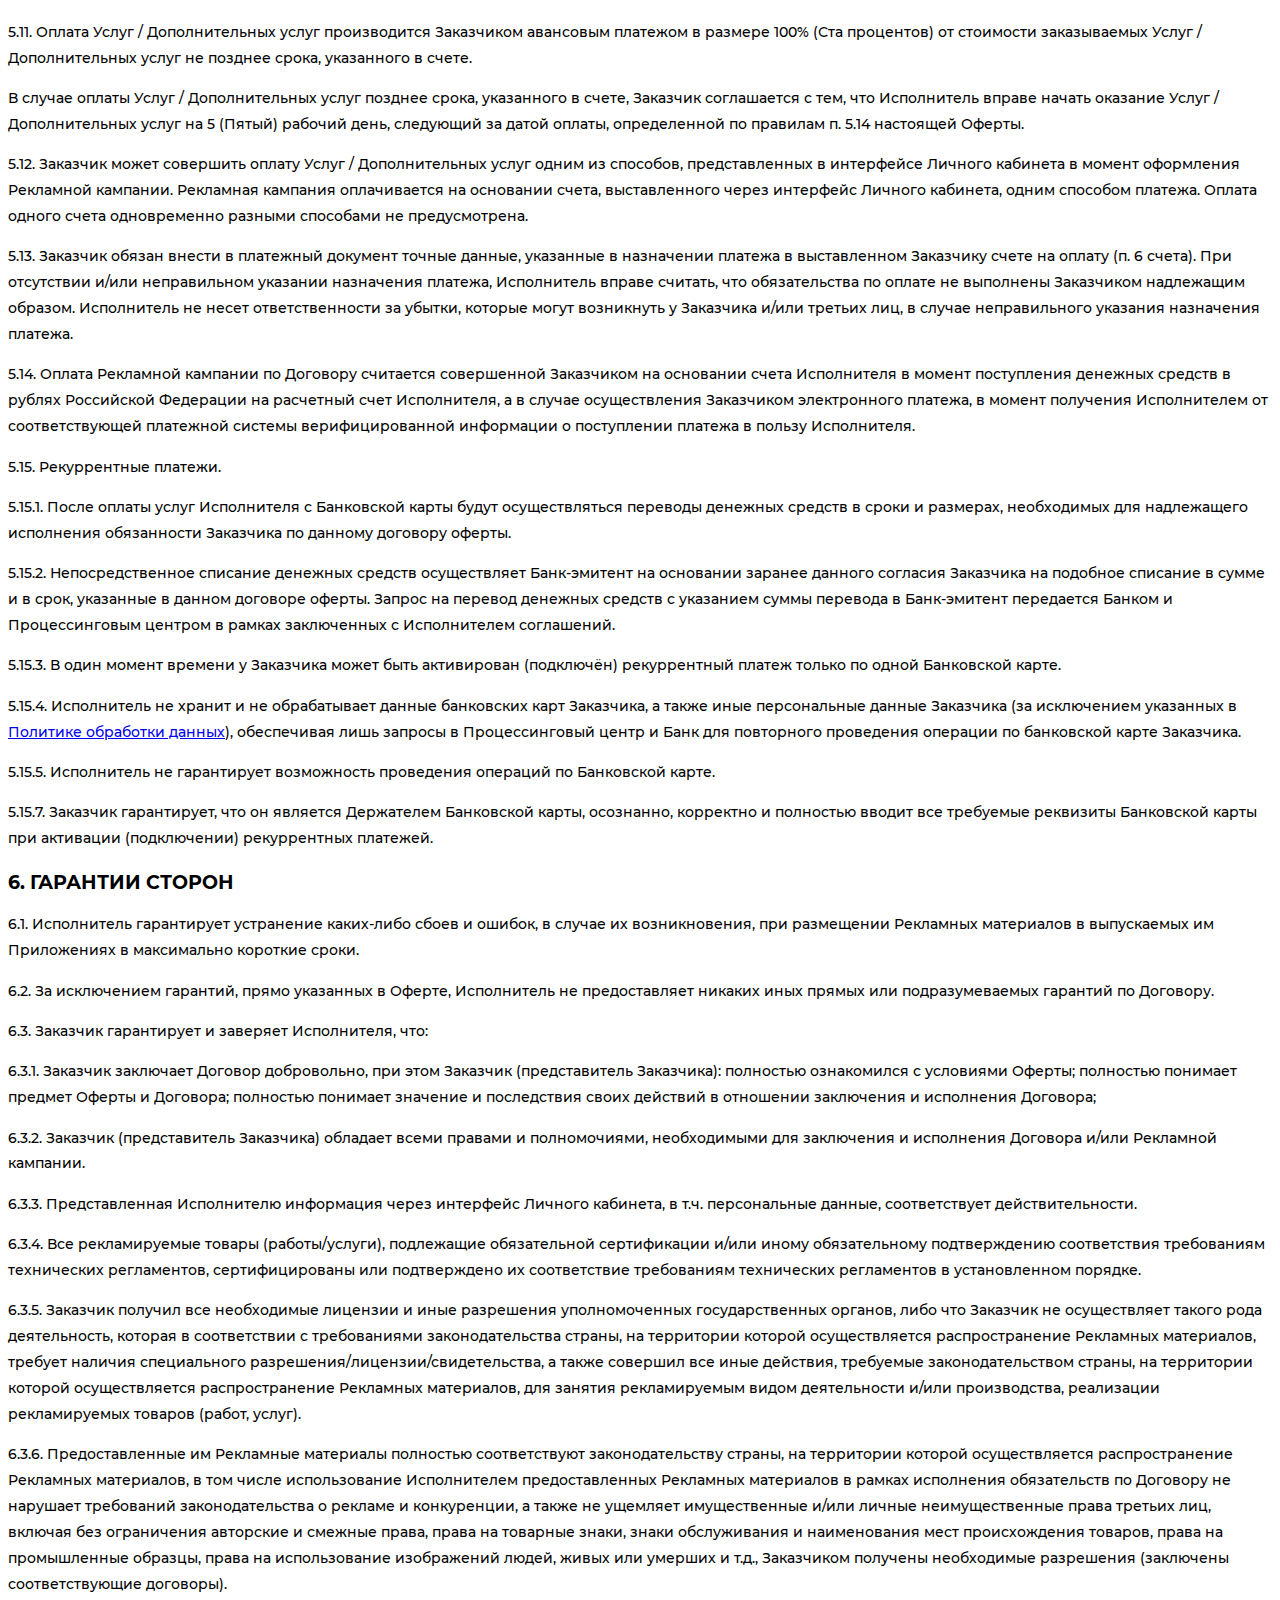
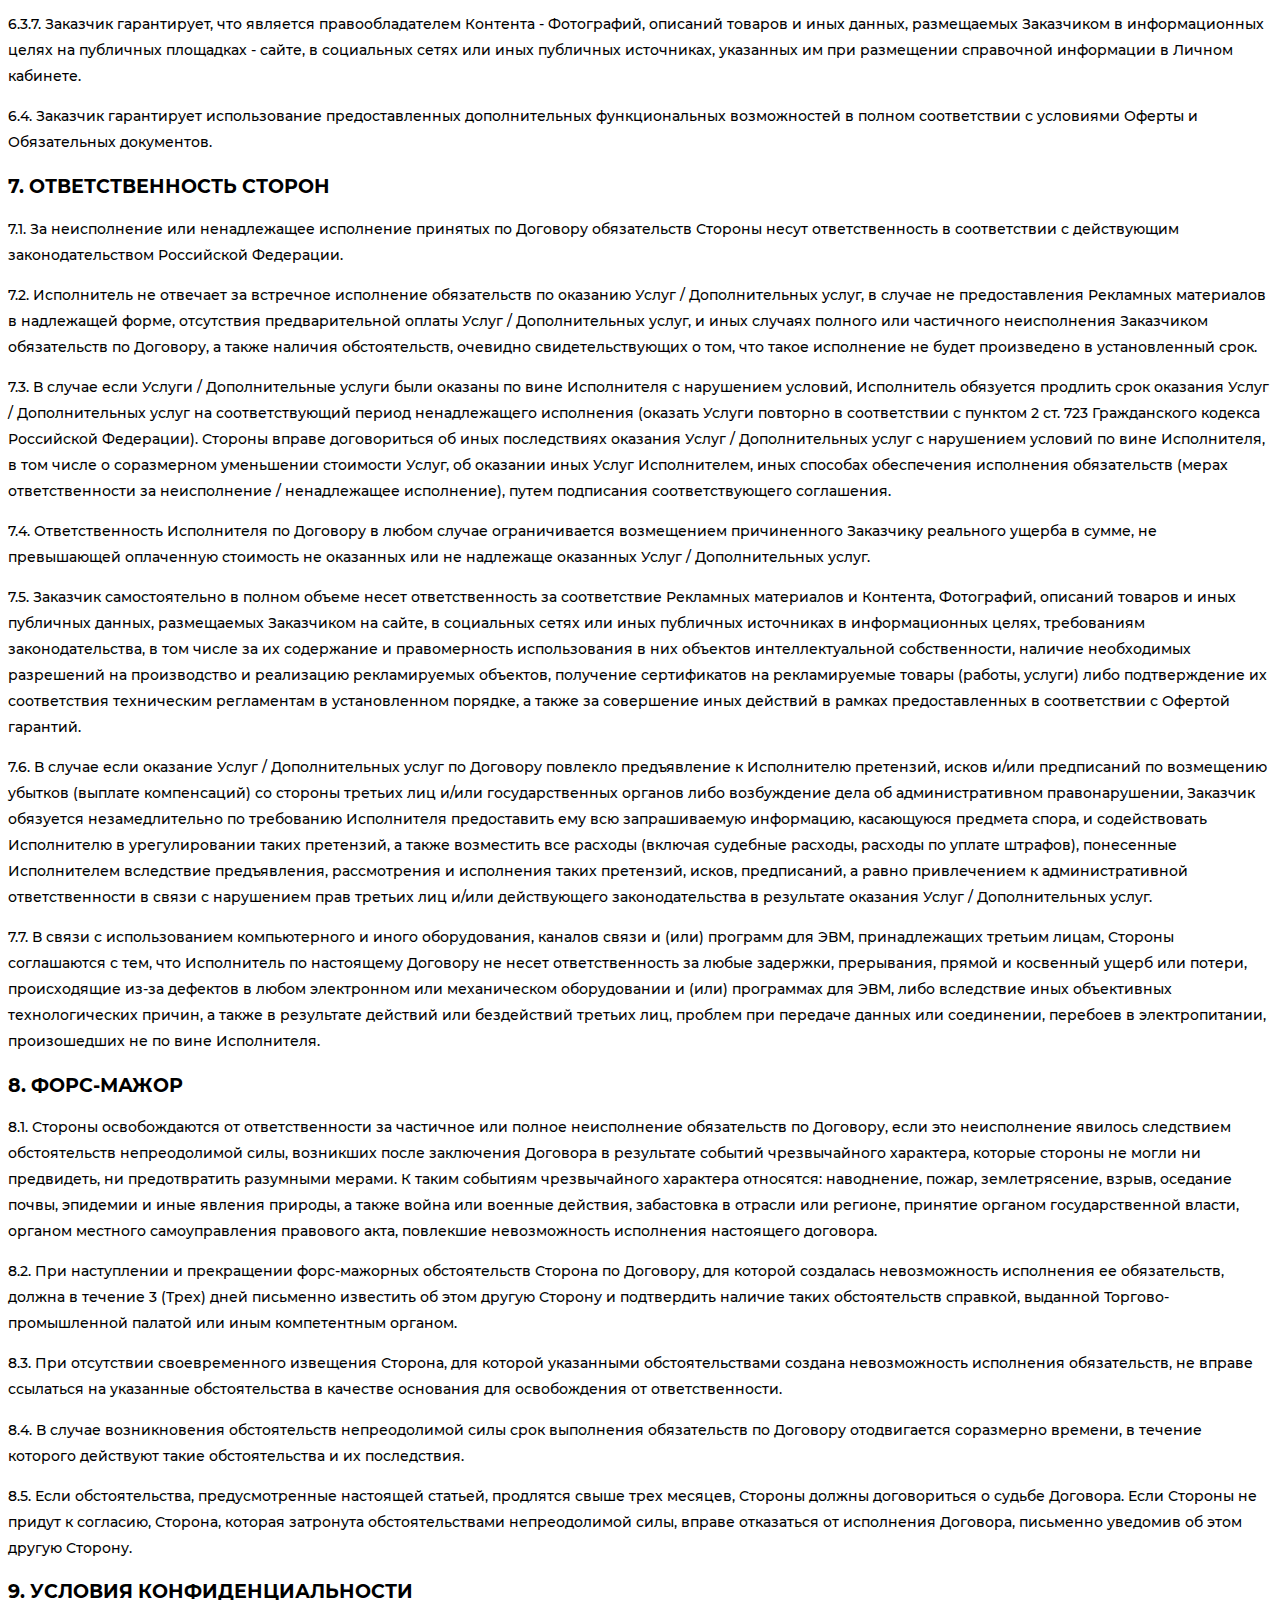
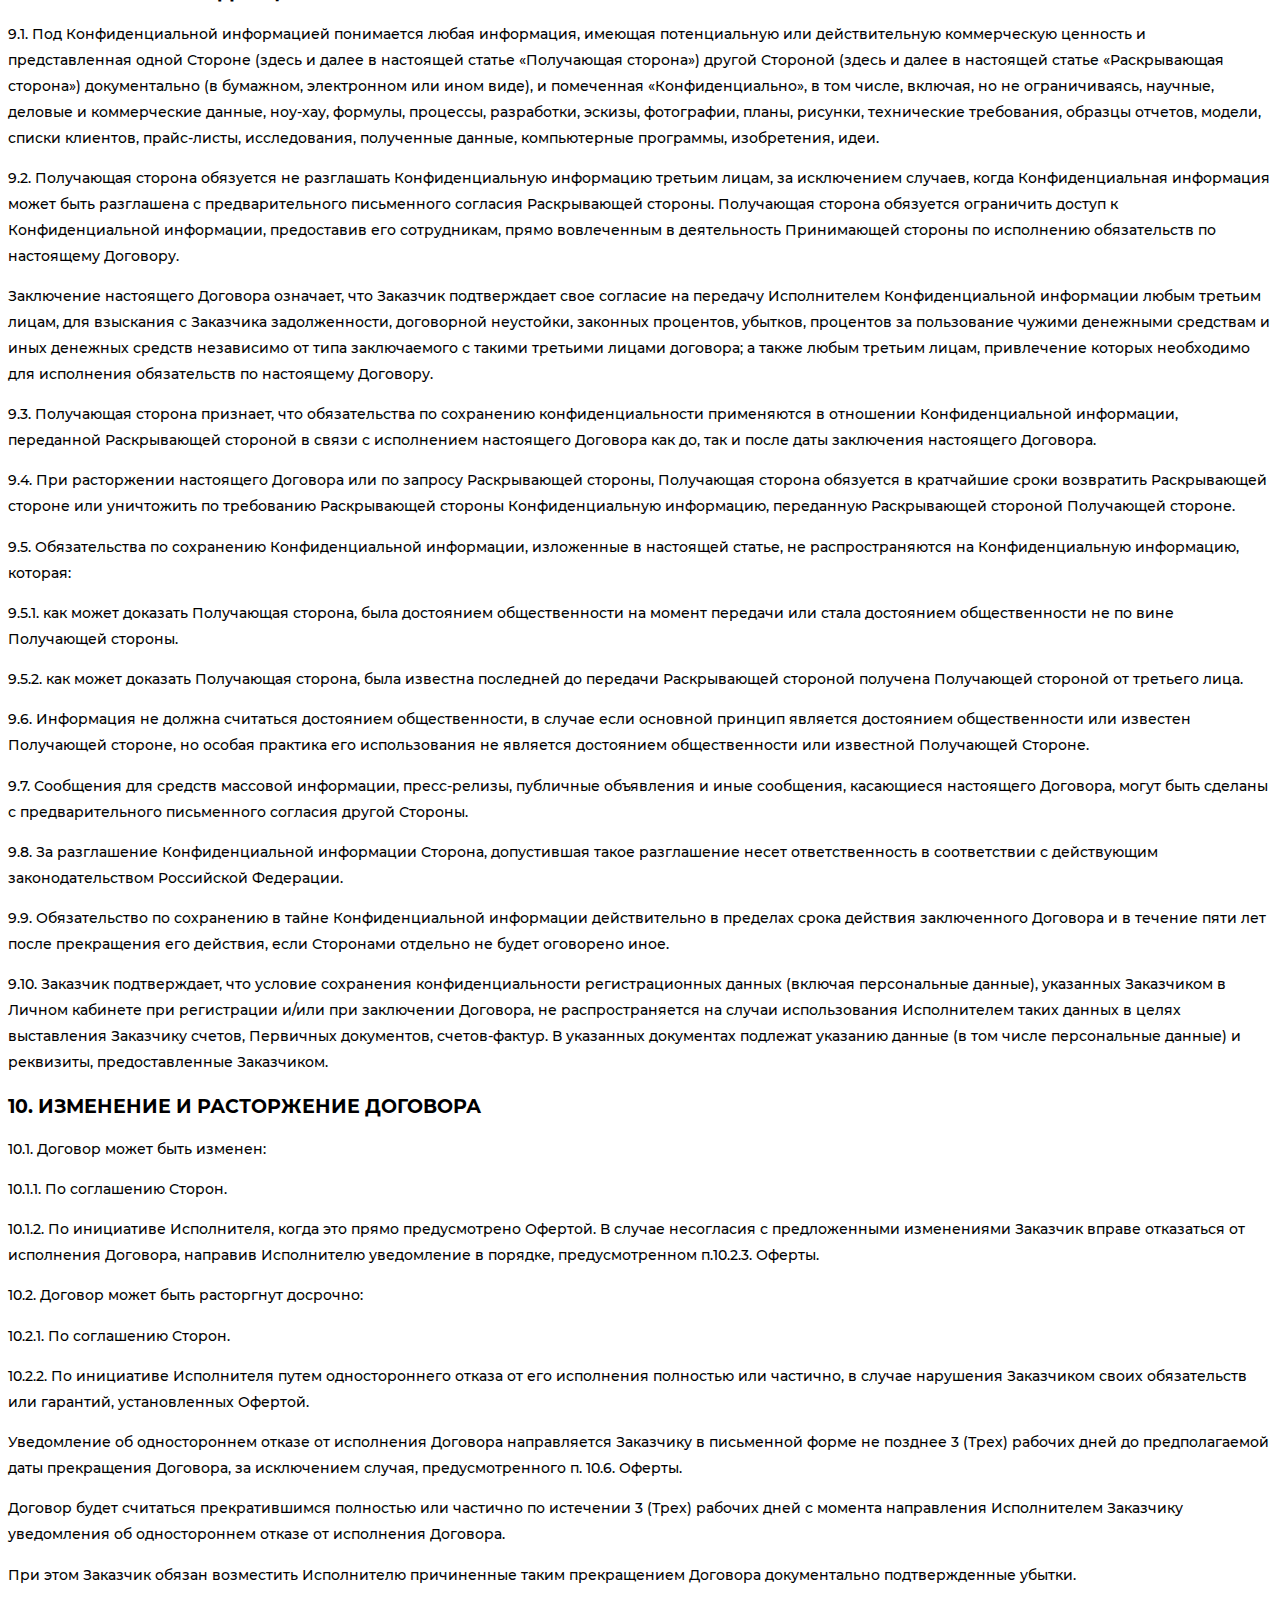
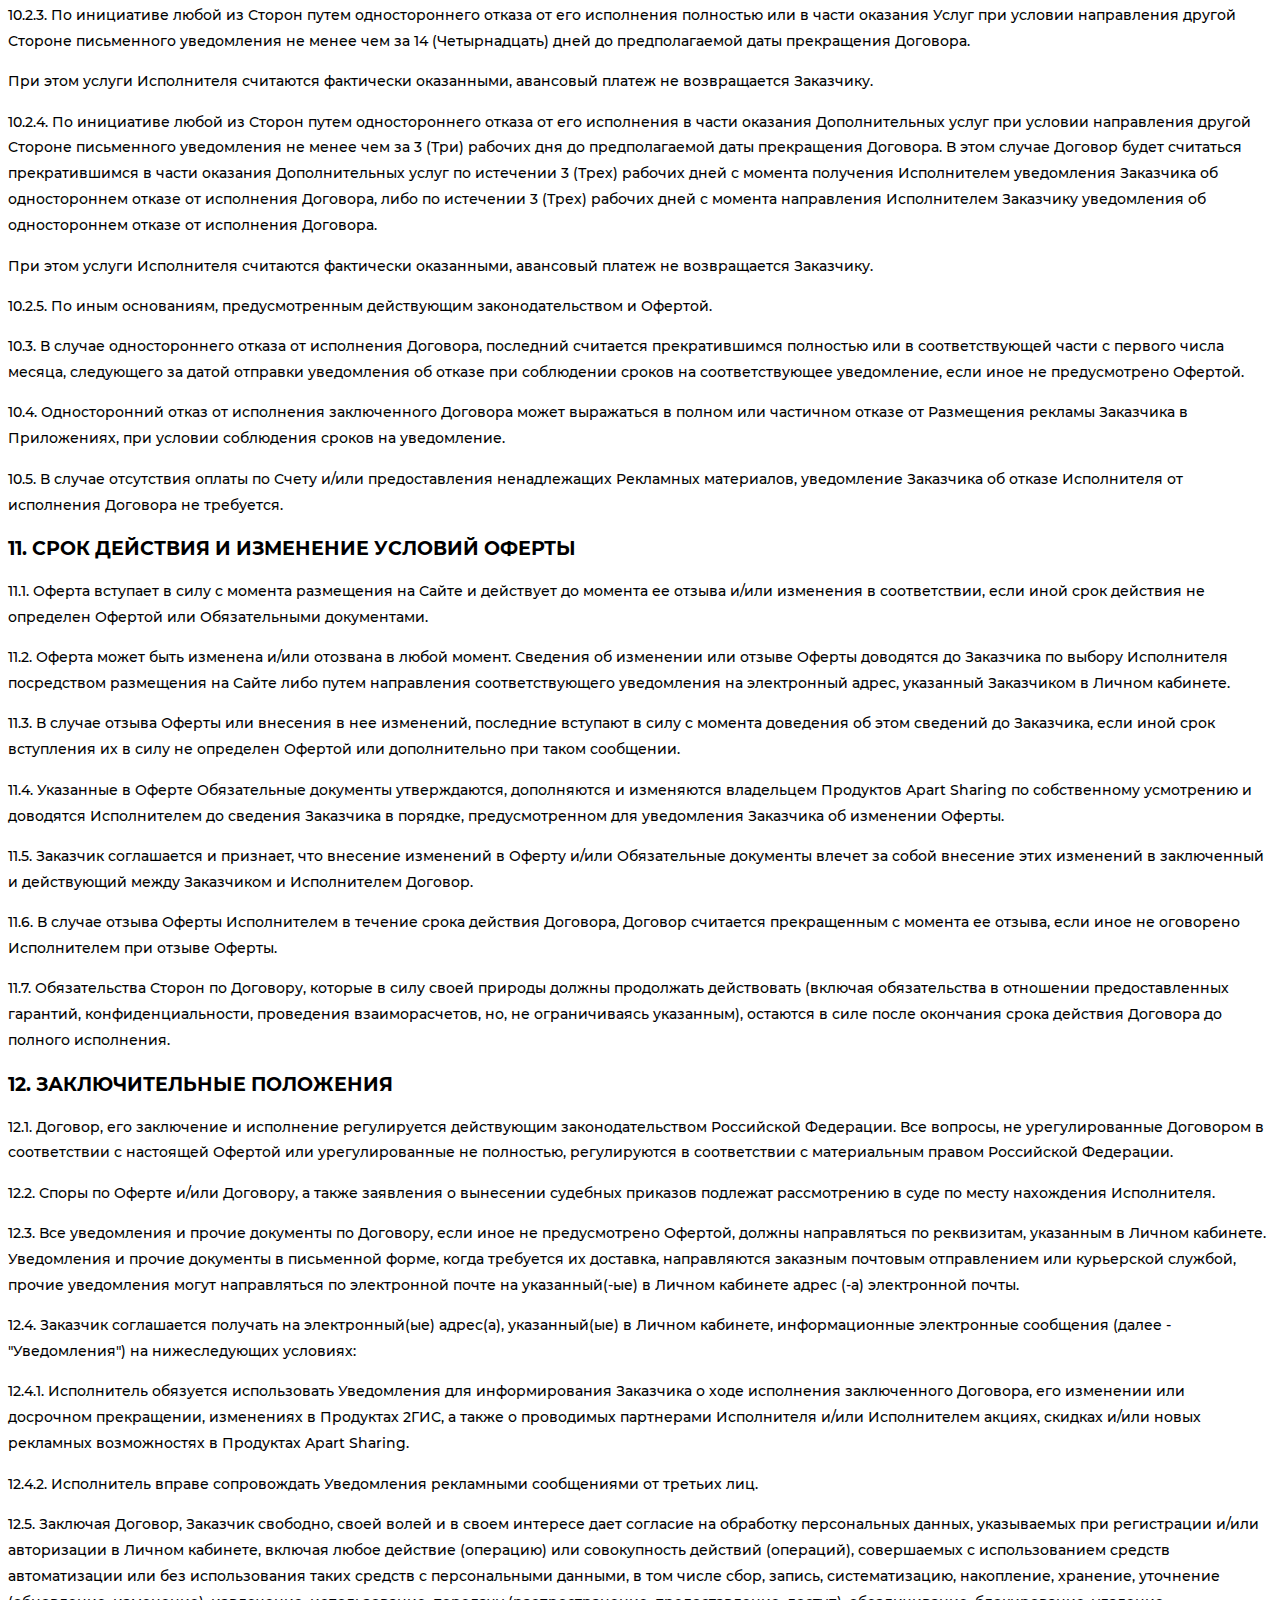
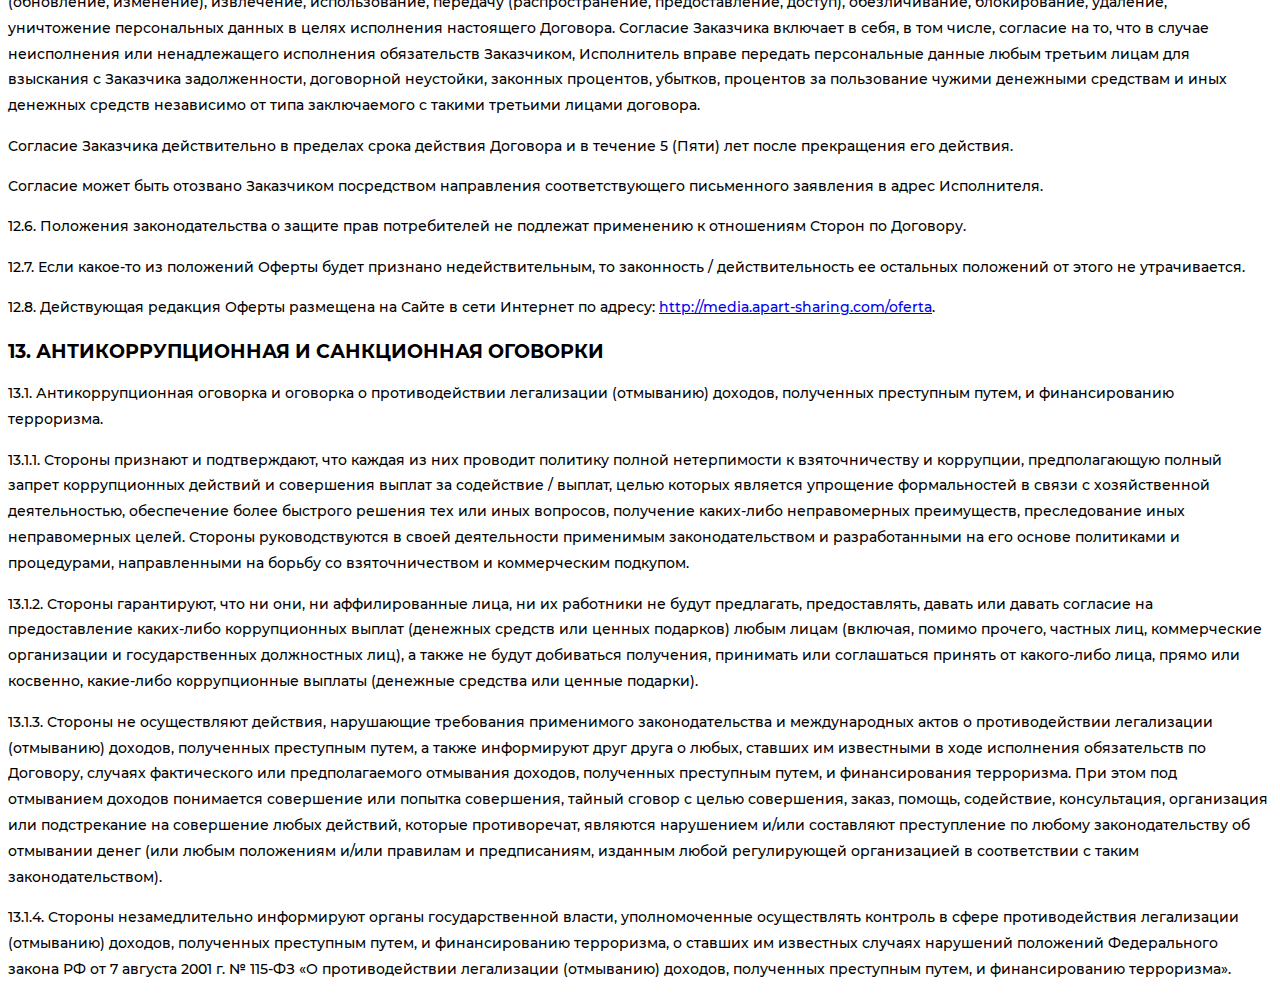
<file: docs/oferta.html>
<!DOCTYPE html>
<html lang="en">
<head>
 <meta charset="UTF-8">
 <meta name="viewport" content="width=device-width, user-scalable=no, initial-scale=1.0, maximum-scale=1.0, minimum-scale=1.0">
 <title>Публичная оферта на оказание медийных услуг Apart Sharing</title>
 <link rel="stylesheet" href="../font/font.css">
 <link rel="shortcut icon" href="../img/favicon.png" type="image/png">
 
 <style>
 body, html { font-family: 'Montserrat'; }
 .cap-company { font-size: .8em; color: grey; }
 p, li { font-size: .9em; line-height: 1.8em; }
 .cap-main h1 { margin: 1.4em 0 0; }
 .cap-main h3 { margin: .5em 0 2em; }
 </style>
</head>
<body id="oferta-content">
 <div class="cap-company">Apart Sharing</div>
 <div class="cap-main">
 <h1>Публичная оферта</h1>
 <h3>на оказание рекламных и информационных услуг в Приложениях Apart Sharing</h3>
 </div>
 <p>Настоящий документ представляет собой предложение ИП Янцен Ирина Сергеевна, именуемого в дальнейшем «Исполнитель», заключить рамочный Договор на оказание услуг по размещению рекламы в Приложениях Apart Sharing на изложенных ниже условиях:</p>
 <h3>1. ОПРЕДЕЛЕНИЯ И ТЕРМИНЫ</h3>
 <p>1.1. В целях настоящего документа нижеприведенные термины используются в следующем значении:</p>
 <p><strong>Акцепт Оферты</strong> – полное и безоговорочное принятие Оферты Заказчиком путем осуществления действий, указанных в разделе 2 Оферты, создающее в силу статей 433, 435, 438 Гражданского кодекса Российской Федерации Договор между Заказчиком и Исполнителем.</p>
 <p><strong>Веб-приложение</strong> – установленная на абонентском устройстве Потребителя программа для ЭВМ (включая программу для мобильных устройств), с помощью которой Продукты Apart Sharing показываются и/или представляются в иной форме к сведению Потребителей с использованием сервисов «Лучшее рядом» Apart Sharing.</p>
 <p><strong>Договор</strong> – договор оказания возмездных Услуг / Дополнительных услуг между Заказчиком и Исполнителем, который заключается посредством Акцепта Оферты на условиях, предусмотренных настоящей Офертой.</p>
 <p><strong>Дополнительные услуги</strong> – информационные услуги, заключающиеся в обеспечении доступа к дополнительным функциональным возможностям Платформы, и иные услуги.</p>
 <p><strong>Заказчик</strong> – лицо, являющееся заказчиком Услуг / Дополнительных услуг на условиях Оферты (по заключенному Договору).</p>
 <p><strong>Интернет-площадка</strong> – интернет-сайт, размещенный по определенному сетевому адресу, на котором до сведения Потребителей доводятся Продукты Apart Sharing, полученные с использованием сервисов Apart Sharing.</p>
 <p><strong>Контент</strong> – размещаемые Заказчиком на Сайте в рамках оказания Дополнительных услуг информационные материалы.</p>
 <p><strong>Личный кабинет</strong>— персональный раздел Сайта (apart-sharing.com), к которому при наличии технической возможности Заказчик получает доступ после прохождения регистрации и/или авторизации на Сайте. Личный кабинет предназначен для хранения информации Заказчика, просмотра Данных статистики (данных системы автоматизированного учета информации владельца сервиса «Лучшее рядом» Apart Sharing), новостей Исполнителя, внесения изменений Заказчиком в справочную информацию о нем, размещенную в Справочнике организаций, управления Статусом, определения условий Рекламной кампании, получения уведомлений, предоставления рекламных материалов Исполнителю, размещения Исполнителем публичных данных в отношении товаров и услуг, оказываемых Заказчиком, а также совершения иных действий и получения дополнительной информации в соответствии с Офертой.</p>
 <p><strong>Отчетный период</strong> – полный календарный месяц, приходящийся на период с первого числа месяца до последнего числа текущего месяца включительно. При этом, первый Отчетный период равен периоду времени с момента акцепта Оферты до истечения первого полного календарного месяца. В случае прекращения Договора, последний Отчетный период равен периоду с момента окончания последнего полного календарного месяца до момента прекращения Договора.</p>
 <p><strong>Оферта</strong> – текст настоящего документа «Оферта на оказание рекламных и информационных услуг в Приложениях Apart Sharing» со всеми поименованными Обязательными документами, перечисленными в п. 3.1. Оферты, размещенной и/или доступной в сети Интернет по адресу: <a href="http://media.apart-sharing.com/docs/oferta" target="_blank">http://media.apart-sharing.com/docs/oferta</a> </p>
 <p><strong>Платформа</strong> – программно-аппаратные средства, интегрированные с Сайтом Исполнителя.</p>
 <p><strong>Потребитель</strong> – любое лицо, использующее Приложение по функциональному назначению.</p>
 <p><strong>Приложение</strong> – Электронный справочник, Интернет-площадка, Веб-приложение, и другое программное обеспечение, принадлежащие или используемые Исполнителем либо привлекаемыми им третьими лицами для Размещения рекламы на основе Продуктов Apart Sharing.</p>
 <p><strong>Продукты Apart Sharing</strong> – Справочники организаций и/или Цифровые планы, которые могут распространяться в Приложениях в виде отдельных экземпляров, не требующих установки на аппаратные средства Потребителя, или предусматривать предоставление к ним доступа сетевым способом.</p>
 <p><strong>Размещение рекламы</strong> – отображение Рекламного материала на Рекламном месте в Приложении.</p>
 <p><strong>Рекламный материал</strong> – содержащий рекламную информацию баннер, комментарий и иная реклама, размещение которой допускается в соответствии с Офертой и указанными в ней обязательными документами, предоставленные Заказчиком для размещения на условиях Оферты.</p>
 <p><strong>Рекламное место</strong> — место, выделенное в графическом дизайне Приложения для размещения (отображения) Рекламных материалов.</p>
 <p><strong>Рекламная кампания</strong> – совокупность заказанных Заказчиком Услуг / Дополнительных услуг в Личном кабинете по отдельному соглашению (сделке).</p>
 <p><strong>Сайт</strong> – интернет-сайты, размещенные в домене по адресу apart-sharing.com и/или находящиеся под их управлением.</p>
 <p><strong>Справочник организаций</strong> – электронный справочник, включающий информацию о наименованиях, местонахождении, телефонах, адресах электронной почты и сайтов, видах производимых и реализуемых товаров (выполняемых работ, оказываемых услуг) и прочие сведения об организациях и индивидуальных предпринимателях, находящихся в пределах определенной территории, а также иных организациях по усмотрению его владельца.</p>
 <p><strong>Статус</strong> – набор функциональных возможностей Платформы, выбор которых осуществляется Заказчиком с использованием программных средств в Личном кабинете на Сайте.</p>
 <p><strong>Стороны</strong> – Заказчик и Исполнитель по заключенному в соответствии с Офертой Договору.</p>
 <p><strong>Услуги</strong> – услуги Исполнителя по Размещению рекламы Заказчика в Приложении, оказываемые в соответствии с условиями Оферты.</p>
 <p><strong>Фотографии</strong> – фотографии, явным образом относящиеся к деятельности юридического лица / индивидуального предпринимателя (организации), сведения о котором содержатся в Справочнике организаций определенной территории, привязанные к профилю организации, имеющемуся в Справочнике организаций, и размещаемые Заказчиком на сайте apart-sharing.com для целей информирования Потребителей сайта apart-sharing.com о реализуемых организацией товарах, работах, услугах.</p>
 <p><strong>Цифровой план</strong> – электронная карта, включающая геоинформационные данные о географических объектах и населенных пунктах в пределах территории, ограниченной определенными географическими координатами.</p>
 <p><strong>Электронный справочник</strong> – электронное издание, включающее Продукты Apart Sharing, в версиях, адаптированных для персональных компьютеров и мобильных устройств.</p>
 <p>1.2. В Оферте могут быть использованы термины и определения, не указанные в п.1.1. Оферты. В этом случае толкование такого термина производится в соответствии с текстом Оферты. В случае отсутствия однозначного толкования термина или определения в тексте Оферты, следует руководствоваться его толкованием, определенным: в первую очередь — документами, образующими Договор между Сторонами, во вторую очередь — обязательными для Сторон документами, и в последующем — законодательством Российской Федерации, обычаями делового оборота и научной доктриной.</p>
 <p>1.3. Любая ссылка в Оферте на пункт (раздел Оферты) и/или ее условия, означает соответствующую ссылку на Оферту (ее раздел) и/или ее условия.</p>
 <h3>2. ПРЕДМЕТ И ПОРЯДОК ЗАКЛЮЧЕНИЯ ДОГОВОРА</h3>
 <p>2.1. Заключаемый в рамках Оферты Договор представляет собой договор с открытыми условиями (рамочный договор в понимании ст. 429.1 Гражданского кодекса Российской Федерации), которые могут быть конкретизированы сторонами на основании Договора путем заключения отдельных соглашений (сделок) об оказании Услуг / Дополнительных услуг в Личном кабинете.</p>
 <p>2.2. Предметом Договора является возмездное оказание Исполнителем Услуг / Дополнительных услуг Заказчику на условиях Оферты.</p>
 <p>2.3. Существенные условия заключаемой в Личном кабинете сделки по оказанию Услуг / Дополнительных услуг по Договору, в том числе ее содержание, объем, сроки формируются онлайн для Заказчика и определяются на основании сведений и материалов, предоставленных Заказчиком в Личном кабинете в соответствии с условиями Оферты, обязательных документов, перечисленных в п. 3.1. Оферты.</p>
 <p>2.4. Настоящая Оферта (совместно с Обязательными документами, определенными в п. 3.1. настоящей Оферты) считается акцептованной Заказчиком, а Договор между Исполнителем и Заказчиком заключенным, с момента проставления Заказчиком в Личном кабинете электронной отметки об ознакомлении и безоговорочном согласии с условиями Оферты.</p>
 <p>Акцепт отдельного соглашения (сделки / Рекламной кампании), существенные условия которого согласовываются сторонами по правилам п. 2.3. Оферты, осуществляется Заказчиком путем проставления в Личном кабинете электронной отметки об ознакомлении и безоговорочном согласии с условиями размещения Рекламной кампании.</p>
 <p>Конкретный способ выражения согласия с условиями Оферты и/или условиями размещения Рекламной кампании путем проставления электронной отметки определяется интерфейсом Личного кабинета.</p>
 <p>Техническая возможность формирования в Личном кабинете счета на оплату конкретной Рекламной кампании без подтверждения Заказчиком согласия с условиями Оферты (совместно с Обязательными документами, определенными в п. 3.1. настоящей Оферты) и условиями конкретной Рекламной кампании не предусмотрена.</p>
 <p>Заказчик подтверждает, что счет на оплату конкретной Рекламной кампании, сформированный в Личном кабинете, имеет полную юридическую силу.</p>
 <p>2.5. Стороны признают, что данные из внутренней системы автоматизированного учета информации Исполнителя являются надлежащим доказательством акцепта Оферты (заключения Договора) и/или отдельного соглашения (сделки / Рекламной кампании), существенные условия которого согласованы сторонами по правилам п. 2.3. Оферты.</p>
 <p>2.6. Заказчик безоговорочно соглашается с тем, что факт выполнения определенных действий в Личном кабинете, в том числе с использованием технических инструментов, автозагрузки, выполнение команд через интерфейсные элементы Личного кабинета (нажатие кнопок, проставление галок и пр.), размещение Рекламных материалов, совершение платежа и иные подобные действия, означают волеизъявление Заказчика в отношении конкретного действия.</p>
 <p>2.7. Срок действия Договора соответствует периоду с момента его заключения (т.е. с момента Акцепта Оферты) и до полного исполнения обязательств Сторонами либо до момента досрочного расторжения Договора в порядке, предусмотренном Офертой.</p>
 <p>2.8. На основании Оферты Сторонами может быть заключено неограниченное количество Договоров, в том числе с совпадающими полностью или частично сроками действия.</p>
 <p>2.9. Заказчику необходимо пройти процедуру регистрации и/или авторизации в Личном кабинете. Пароль для входа в Личный кабинет автоматически генирируется системой Исполнителя и отправляется Заказчику в виде смс-уведомления, при этом, логин для входа в Личный кабинет присваивается Исполнителем, если иное не предусмотрено формой регистрации. Пароль может быть изменен Заказчиком по собственному желанию. Заказчик самостоятельно несет ответственность за все действия (в том числе за действия работников и/или уполномоченных представителей), совершенные с использованием логина и пароля с момента регистрации в Личном кабинете.</p>
 <p>2.10. Любые действия, совершенные с использованием логина и пароля для доступа в Личный кабинет, считаются совершенными Заказчиком, за исключением случаев, когда Заказчик, в порядке, предусмотренном п. 2.11 Оферты, уведомил Исполнителя о несанкционированном доступе третьих лиц к логину и паролю Заказчика, их утраты Заказчиком. Заказчик самостоятельно несет ответственность за все действия и их последствия в рамках и/или в связи с исполнением Договора под его учетной записью, включая случаи передачи Заказчиком данных для доступа третьим лицам на любых условиях.</p>
 <p>2.11. В случае несанкционированного доступа к логину и паролю, их утраты или раскрытия третьим лицам Заказчик обязан незамедлительно сообщить об этом Исполнителю в письменной форме с одновременным направлением электронного письма с указанного в своей учетной записи в Личном кабинете адреса электронной почты. В целях безопасности, Заказчик обязан самостоятельно осуществлять безопасное завершение работы под своей учетной записью по окончании каждой сессии работы в Личном кабинете. Исполнитель не отвечает за возможную потерю или порчу данных, а также другие последствия любого характера, включая расходы и/или упущенную выгоду, которые могут произойти из-за нарушения Заказчиком настоящего раздела Оферты.</p>
 <p>2.12. Заказчик подтверждает свое согласие на предоставление Исполнителем третьим лицам (уполномоченным в соответствии с законодательством Российской Федерации на получение соответствующей информации) сведений о Заказчике и реализованных им действиях в Личном кабинете (в том числе, но не исключительно, сведений о содержании действий, дате и времени их совершения).</p>
 <p>2.13. Акцептуя оферту, Заказчик безвозмездно предоставляет Исполнителю право использования на условиях неисключительной лицензии Контента - Фотографий, информации о товарах (фотографий, описаний и иных данных) и иных публичных данных, размещаемых Заказчиком на сайте, в социальных сетях или иных публичных источниках, указанных им при размещении справочной информации в Личном кабинете, в следующими способами:</p>
 <ul>
 <li>воспроизводить Контент, т.е. совершать изготовление одного или более экземпляров Контента в любой материальной форме, а также их запись в память электронного устройства (право на воспроизведение);</li>
 <li>распространять экземпляры Контента, т.е. предоставлять доступ к воспроизведенному в любой материальной форме Контенту, в том числе сетевыми и иными способами, а также путем продажи, проката, сдачи внаем, предоставления взаймы, включая импорт для любой из этих целей (право на распространение);</li>
 <li>публично показывать Контент (право на публичный показ);</li>
 <li>публично исполнять Контент (право на публичное исполнение);</li>
 <li>сообщать Контент таким образом, при котором любое лицо может иметь доступ к нему в интерактивном режиме из любого места и в любое время по своему выбору (право на доведение до всеобщего сведения);</li>
 <li>модифицировать Контент, т.е. переделывать или другим образом перерабатывать Контент, включая перевод Контента с одного языка на другой (право на переработку);</li>
 <li>транслировать Контент посредством инструментов API на сторонних площадках в составе информации об организации / ИП или ином объекте, которая уже представлена в программных продуктах;</li>
 <li>право переуступить все или часть полученных прав третьим лицам (право на сублицензирование).</li>
 </ul>
 <h3>3. УСЛОВИЯ ОКАЗАНИЯ УСЛУГ</h3>
 <p>3.1. Обязательным условием оказания Исполнителем Услуг / Дополнительных услуг является безоговорочное принятие и соблюдение Заказчиком применяемых к отношениям Сторон по Договору требований и положений, определяемых следующими обязательными для Сторон документами (далее – Обязательные документы):</p>
 <p>3.1.1. Соглашение об использовании сервисов «Лучшее рядом» Apart Sharing и указанные в нем документы, предусматривающее общие условия регистрации на Сайте и использования Платформы и Сервисов Исполнителя.</p>
 <p>3.1.2. Требования к рекламным материалам и определяющие общие обязательные условия, которым должны соответствовать Рекламные материалы, распространяемые на территории Российской Федерации – применительно к оказанию Исполнителем Услуг.</p>
 <p>3.1.3. Требования к оформлению рекламных материалов и определяющие обязательные технические требования, которым должны соответствовать Рекламные материалы - применительно к оказанию Исполнителем Услуг, а также включающие параметры Рекламных материалов, размещаемых Исполнителем.</p>
 <p>3.1.4. Требования к информационным материалам, предусматривающие требования к содержанию Контента, размещаемого Заказчиком на Сайте с использованием функциональных возможностей Платформы.</p>
 <p>3.2. Указанные в п.3.1 Оферты обязательные для Сторон документы составляют ее неотъемлемую часть.</p>
 <p>3.3. Заказчик самостоятельно осуществляет составление и подготовку Рекламных материалов с учетом всех требований, определенных Офертой. Заказчик самостоятельно и в полном объеме несет предусмотренную законодательством ответственность как лицо, осуществившее с использованием предоставленных Личным кабинетом возможностей приведение информации в готовую для распространения в виде рекламы форму, и гарантирует соответствие составленных и предоставленных им для размещения Исполнителем Рекламных материалов всем требованиям действующего законодательства.</p>
 <p>3.4. Заказчик обязан предоставлять Исполнителю надлежащие Рекламные материалы, соответствующие требованиям к Рекламным материалам и условиям их размещения, предусмотренным действующим законодательством Российской Федерации, заключенным Договором на их размещение, до даты начала размещения, выбранной Заказчиком в интерфейсе Личного кабинета или определенной в Личном кабинете автоматически.</p>
 <p>В случае предоставления надлежащих Рекламных материалов после даты начала размещения, выбранной Заказчиком в интерфейсе Личного кабинета или определенной в Личном кабинете автоматически, Заказчик соглашается с тем, что дата начала их размещения на 5 (Пятый) рабочий день, следующий за датой проверки Рекламных материалов Исполнителя, с сохранением общего срока размещения.</p>
 <p>3.5. В случае предоставления ненадлежащих Рекламных материалов, Заказчик соглашается с тем, что дата начала их размещения переносится на 5 (Пятый) рабочий день, следующий за датой проверки Рекламных материалов Исполнителя, но при условии устранения Заказчиком обстоятельств, препятствующих размещению Рекламных материалов, с сохранением общего срока размещения.</p>
 <p>3.6. Исполнитель вправе осуществлять проверку Рекламных материалов на соответствие требованиям действующего законодательства Российской Федерации, Оферты и поименованных в ней обязательных документов как до начала оказания Услуг, так и в любой момент после начала их размещения. Если проверка Рекламных материалов осуществляется до начала оказания Услуги, то срок проверки не может превышать 4 (Четырех) рабочих дней с даты предоставления Заказчиком готовых для размещения Рекламных материалов.</p>
 <p>Исполнитель вправе осуществлять проверку указанных в Рекламных материалах сведений, в том числе на предмет правильности указания адресных данных, телефонных номеров, адреса сайта, соответствия предлагаемых при обращении по контактным данным товаров (работ, услуг) содержанию Рекламного материала как до начала оказания Услуг, так и в любой момент после начала их размещения.</p>
 <p>3.7. Принятие к размещению и/или подтверждение Исполнителем возможности размещения каких-либо Рекламных материалов ни при каких обстоятельствах не означает подтверждение права Заказчика на использование в таком Рекламном материале объектов интеллектуальной собственности третьих лиц и/или иное действие, нарушающее права (законные интересы) третьих лиц, а также нарушение законодательства в любой иной форме. Всю ответственность за такое использование и любые последствия такого использования, равно как и за содержание Рекламного материала и его соответствие требованиям законодательства Заказчик несет самостоятельно.</p>
 <p>3.8. В случае выявления несоответствия Рекламного материала указанным выше требованиям, Исполнитель уведомляет Заказчика о результатах проверки в Личном кабинете и /или по адресу электронной почты, указанной в Личном кабинете, и предлагает заменить данные Рекламные материалы новыми.</p>
 <p>Если Заказчик, несмотря на предупреждение Исполнителя, не устранит обстоятельства, препятствующие размещению Рекламных материалов, Исполнитель вправе в одностороннем порядке по собственному усмотрению отказаться полностью или частично от исполнения Договора.</p>
 <p>3.9. Если на производство и (или) реализацию рекламируемых товаров (работ, услуг) требуется получение лицензий или иных специальных разрешений, либо такие товары (работы, услуги) подлежат обязательной сертификации или иному обязательному подтверждению соответствия требованиям технических регламентов, Исполнитель вправе в любое время запросить, а Заказчик обязан предоставить надлежаще заверенные копии соответствующих документов, подтверждающих их получение/прохождение, в течение трех дней с момента соответствующего запроса, а при первичном размещении – одновременно с предоставлением Рекламных материалов.</p>
 <p>3.10. Исполнитель вправе в любое время проверять соответствие действительности сведений в предоставленных Заказчиком документах, подтверждающих оформление необходимых лицензий (разрешений) или сертификатов (деклараций).</p>
 <p>3.11. В случае непредставления указанных в п. 3.9. Оферты документов либо несоответствия указанных в них сведений действительности, Исполнитель вправе незамедлительно в одностороннем порядке по собственному усмотрению отказаться полностью или частично от исполнения Договора.</p>
 <h3>4. ПРАВА И ОБЯЗАННОСТИ СТОРОН</h3>
 <p>4.1. Исполнитель обязан:</p>
 <p>4.1.1. Оказывать Заказчику Услуги / Дополнительные услуги на условиях заключенного Договора в соответствии с Офертой и указанными в ней обязательными документами.</p>
 <p>4.1.2. Обеспечить неограниченный доступ третьих лиц к Приложениям.</p>
 <p>4.1.3. При оказании Услуг по Размещению рекламы предоставлять Заказчику данные статистики внутренней системы автоматизированного учета информации Исполнителя путем их отображения в Личном кабинете Заказчика.</p>
 <p>4.1.4. По требованию Заказчика знакомить его с ходом оказания Услуг / Дополнительных услуг по заключенному Договору.</p>
 <p>4.2. Исполнитель вправе:</p>
 <p>4.2.1. Не приступать к оказанию Услуг / Дополнительных услуг, приостановить их оказание, отказаться от исполнения Договора полностью или частично, в случаях нарушения Заказчиком требований, предусмотренных разделами 3 и 5 Оферты, а также в случае отзыва Заказчиком согласия на обработку его персональных данных.</p>
 <p>4.2.2. Отказаться от исполнения заключенного Договора полностью или частично в случаях, предусмотренных Офертой.</p>
 <p>4.2.3. Приостановить оказание Услуг / Дополнительных услуг по техническим, технологическим или иным причинам, препятствующим оказанию Услуг / Дополнительных услуг, на время устранения таких причин.</p>
 <p>4.2.4. Запрашивать у Заказчика и получать документы, проводить проверки указанных в них сведений в соответствии с положениями раздела 3 Оферты.</p>
 <p>Официальный электронный адрес Исполнителя: <a href="mailto:office@apart-sharing.com">office@apart-sharing.com</a>.</p>
 <p>4.2.5. В целях совершенствования Справочника организаций удалять, вводить, менять названия и размещение рубрик. В случае если Рекламные материалы Заказчика размещаются в одной или нескольких рубриках, которые удаляются из Справочника организаций, либо меняют название или размещение, Исполнитель уведомляет Заказчика о произведенных изменениях в любой удобной для него форме.</p>
 <p>4.2.6. Использовать Рекламные материалы, предоставленные Заказчиком по Договору (в целях настоящего пункта – произведение), в портфолио, в презентационных материалах, в Требованиях к оформлению рекламных материалов, указанных в п. 3.1.4. Оферты, а также в рекламных материалах Исполнителя без указания имени автора при каждом таком использовании следующими способами: воспроизведение произведения, то есть изготовление одного и более экземпляра произведения или его части в любой материальной форме; распространение произведения путем отчуждения его оригинала или экземпляров; публичный показ произведения; публичное исполнение произведения; переработка произведения; доведение произведения до всеобщего сведения.</p>
 <p>4.2.7. Привлекать третьих лиц для исполнения обязательств по заключенному Договору, неся ответственность за их действия как за свои собственные.</p>
 <p>4.3. Заказчик обязан:</p>
 <p>4.3.1. Предоставлять Исполнителю Рекламные материалы и/или Контент в соответствии с требованиями раздела 3 Оферты; самостоятельно привести Рекламные материалы в готовую для распространения форму.</p>
 <p>4.3.2. Своевременно оплачивать Услуги / Дополнительные услуги по Договору в соответствии с условиями, предусмотренными разделом 5 Оферты.</p>
 <p>4.3.3. Проверять наличие уведомлений Исполнителя в Личном кабинете Заказчика и/или по электронному адресу, указанному в Личном кабинете.</p>
 <p>4.3.4. По запросу Исполнителя предоставлять документы, указанные в разделе 3 Оферты, в установленные в нем сроки.</p>
 <p>4.3.5. Уведомить Исполнителя в письменной форме в течение 3 (Трех) дней с момента аннулирования (отмены), приостановления либо истечения срока действия лицензий, сертификата и прочих разрешений, выданных на рекламируемые товары (работы, услуги) или в связи с ними.</p>
 <p>4.3.6. Обеспечивать достоверность сведений, содержащихся в предоставленных Рекламных материалах, и их соответствие иным требованиям законодательства, Договора на их размещение.</p>
 <p>4.3.7. По требованию Исполнителя предоставить последнему информацию и документы, необходимые для идентификации Заказчика в качестве Стороны по Договору.</p>
 <p>4.4. Заказчик вправе:</p>
 <p>4.4.1. Знакомиться с ходом оказания Услуг / Дополнительных услуг по заключенному Договору.</p>
 <p>4.4.2. Заменить Рекламный материал, размещаемый в рамках запущенной Рекламной кампании, в любое время. Обработка указанного действия осуществляется Исполнителем в течение 4 (Четырех) рабочих дней с момента совершения соответствующего действия в Личном кабинете при условии соблюдения Заказчиком раздела 3 Оферты.</p>
 <p>4.4.3. Отказаться от исполнения заключенного Договора полностью или частично в случаях, предусмотренных Офертой.</p>
 <h3>5. СТОИМОСТЬ УСЛУГ И ПОРЯДОК ОПЛАТЫ</h3>
 <p>5.1. Стоимость Услуг / Дополнительных услуг устанавливается за Отчетный период.</p>
 <p>5.2. Цена Услуг / Дополнительных услуг определяется исходя из их характеристик (состав пакета Услуг / Дополнительных услуг, иные параметры) и сообщается Заказчику через пользовательский интерфейс при оформлении Рекламной кампании в Личном кабинете. Стоимость Услуг / Дополнительных услуг отображается в рублях и включает НДС по ставке, установленной действующим законодательством РФ.</p>
 <p>5.3. Исполнитель начинает оказывать Услуги / Дополнительные услуги Заказчику после поступления оплаты по конкретному счету и после проверки Исполнителем предоставленных Заказчиком Рекламных материалов.</p>
 <p>5.4. Исполнитель составляет акт оказанных услуг за каждый Отчетный период (далее – «Первичный документ»). Первичный документ составляется по форме, утвержденной учетной политикой Исполнителя на дату его составления.</p>
 <p>5.5. Стороны признают и безоговорочно соглашаются, что сведения об оказанных в Отчетном периоде Услугах / Дополнительных услугах указываются в Первичном документе, который формируется на основе Данных статистики автоматизированного учета информации владельца сервиса «Лучшее рядом» Apart Sharing. Данные статистики являются достаточным подтверждением факта оказания Услуг / Дополнительных услуг в рамках Договора.</p>
 <p>5.6. Если Заказчику требуется Первичный документ на бумажном носителе, то Заказчику необходимо направить соответствующую заявку на электронную почту Исполнителя: office@apart-sharing.com, обязательно указав следующие данные: фирменное наименование, адрес место нахождения, почтовый адрес, ИНН, КПП, контактную и прочую информацию, позволяющую идентифицировать Заказчика, а также реквизиты счета и период, за который необходим Первичный документ на бумажном носителе.</p>
 <p>5.7. В случае непредставления Заказчиком до 20 (Двадцатого) числа месяца, следующего за Отчетным периодом, Исполнителю письменных возражений по оказанным в Отчетном периоде Услугам / Дополнительным услугам, последние считаются принятыми Заказчиком. При этом Первичный документ, подписанный со стороны Исполнителя, имеет полную юридическую силу.</p>
 <p>5.8. Порядок составления и предоставления счетов-фактур Заказчику, а также последствия их неполучения аналогичны предусмотренным в п. 5.4 - 5.8. для Первичных документов.</p>
 <p>5.9. Фирменное наименование, адрес место нахождения, почтовый адрес, ИНН, КПП, контактная и прочая информация в Первичном документе и счете-фактуре, формируемых Исполнителем, указываются в соответствии с реквизитами Заказчика, указанными в Личном кабинете.</p>
 <p>5.10. Заказчик самостоятельно несет ответственность за правильность указания в Личном кабинете реквизитов. В случае изменения реквизитов Заказчика, он обязан незамедлительно внести соответствующие изменения в Личном кабинете, а в случае невозможности самостоятельного изменения таких данных, уведомить Исполнителя о таких изменениях в письменной форме.</p>
 <p>5.11. Оплата Услуг / Дополнительных услуг производится Заказчиком авансовым платежом в размере 100% (Ста процентов) от стоимости заказываемых Услуг / Дополнительных услуг не позднее срока, указанного в счете.</p>
 <p>В случае оплаты Услуг / Дополнительных услуг позднее срока, указанного в счете, Заказчик соглашается с тем, что Исполнитель вправе начать оказание Услуг / Дополнительных услуг на 5 (Пятый) рабочий день, следующий за датой оплаты, определенной по правилам п. 5.14 настоящей Оферты.</p>
 <p>5.12. Заказчик может совершить оплату Услуг / Дополнительных услуг одним из способов, представленных в интерфейсе Личного кабинета в момент оформления Рекламной кампании. Рекламная кампания оплачивается на основании счета, выставленного через интерфейс Личного кабинета, одним способом платежа. Оплата одного счета одновременно разными способами не предусмотрена.</p>
 <p>5.13. Заказчик обязан внести в платежный документ точные данные, указанные в назначении платежа в выставленном Заказчику счете на оплату (п. 6 счета). При отсутствии и/или неправильном указании назначения платежа, Исполнитель вправе считать, что обязательства по оплате не выполнены Заказчиком надлежащим образом. Исполнитель не несет ответственности за убытки, которые могут возникнуть у Заказчика и/или третьих лиц, в случае неправильного указания назначения платежа.</p>
 <p>5.14. Оплата Рекламной кампании по Договору считается совершенной Заказчиком на основании счета Исполнителя в момент поступления денежных средств в рублях Российской Федерации на расчетный счет Исполнителя, а в случае осуществления Заказчиком электронного платежа, в момент получения Исполнителем от соответствующей платежной системы верифицированной информации о поступлении платежа в пользу Исполнителя.</p>
 <p>5.15. Рекуррентные платежи.</p>
 <p>5.15.1. После оплаты услуг Исполнителя с Банковской карты будут осуществляться переводы денежных средств в сроки и размерах, необходимых для надлежащего исполнения обязанности Заказчика по данному договору оферты.</p>
 <p>5.15.2. Непосредственное списание денежных средств осуществляет Банк-эмитент на основании заранее данного согласия Заказчика на подобное списание в сумме и в срок, указанные в данном договоре оферты. Запрос на перевод денежных средств с указанием суммы перевода в Банк-эмитент передается Банком и Процессинговым центром в рамках заключенных с Исполнителем соглашений.</p>
 <p>5.15.3. В один момент времени у Заказчика может быть активирован (подключён) рекуррентный платеж только по одной Банковской карте.</p>
 <p>5.15.4. Исполнитель не хранит и не обрабатывает данные банковских карт Заказчика, а также иные персональные данные Заказчика (за исключением указанных в <a href="/docs/privacy.html" target="_blank">Политике обработки данных</a>), обеспечивая лишь запросы в Процессинговый центр и Банк для повторного проведения операции по банковской карте Заказчика.</p>
 <p>5.15.5. Исполнитель не гарантирует возможность проведения операций по Банковской карте.</p>
 <p>5.15.7. Заказчик гарантирует, что он является Держателем Банковской карты, осознанно, корректно и полностью вводит все требуемые реквизиты Банковской карты при активации (подключении) рекуррентных платежей.</p>
 <h3>6. ГАРАНТИИ СТОРОН</h3>
 <p>6.1. Исполнитель гарантирует устранение каких-либо сбоев и ошибок, в случае их возникновения, при размещении Рекламных материалов в выпускаемых им Приложениях в максимально короткие сроки.</p>
 <p>6.2. За исключением гарантий, прямо указанных в Оферте, Исполнитель не предоставляет никаких иных прямых или подразумеваемых гарантий по Договору.</p>
 <p>6.3. Заказчик гарантирует и заверяет Исполнителя, что:</p>
 <p>6.3.1. Заказчик заключает Договор добровольно, при этом Заказчик (представитель Заказчика): полностью ознакомился с условиями Оферты; полностью понимает предмет Оферты и Договора; полностью понимает значение и последствия своих действий в отношении заключения и исполнения Договора;</p>
 <p>6.3.2. Заказчик (представитель Заказчика) обладает всеми правами и полномочиями, необходимыми для заключения и исполнения Договора и/или Рекламной кампании.</p>
 <p>6.3.3. Представленная Исполнителю информация через интерфейс Личного кабинета, в т.ч. персональные данные, соответствует действительности.</p>
 <p>6.3.4. Все рекламируемые товары (работы/услуги), подлежащие обязательной сертификации и/или иному обязательному подтверждению соответствия требованиям технических регламентов, сертифицированы или подтверждено их соответствие требованиям технических регламентов в установленном порядке.</p>
 <p>6.3.5. Заказчик получил все необходимые лицензии и иные разрешения уполномоченных государственных органов, либо что Заказчик не осуществляет такого рода деятельность, которая в соответствии с требованиями законодательства страны, на территории которой осуществляется распространение Рекламных материалов, требует наличия специального разрешения/лицензии/свидетельства, а также совершил все иные действия, требуемые законодательством страны, на территории которой осуществляется распространение Рекламных материалов, для занятия рекламируемым видом деятельности и/или производства, реализации рекламируемых товаров (работ, услуг).</p>
 <p>6.3.6. Предоставленные им Рекламные материалы полностью соответствуют законодательству страны, на территории которой осуществляется распространение Рекламных материалов, в том числе использование Исполнителем предоставленных Рекламных материалов в рамках исполнения обязательств по Договору не нарушает требований законодательства о рекламе и конкуренции, а также не ущемляет имущественные и/или личные неимущественные права третьих лиц, включая без ограничения авторские и смежные права, права на товарные знаки, знаки обслуживания и наименования мест происхождения товаров, права на промышленные образцы, права на использование изображений людей, живых или умерших и т.д., Заказчиком получены необходимые разрешения (заключены соответствующие договоры).</p>
 <p>6.3.7. Заказчик гарантирует, что является правообладателем Контента - Фотографий, описаний товаров и иных данных, размещаемых Заказчиком в информационных целях на публичных площадках - сайте, в социальных сетях или иных публичных источниках, указанных им при размещении справочной информации в Личном кабинете.</p>
 <p>6.4. Заказчик гарантирует использование предоставленных дополнительных функциональных возможностей в полном соответствии с условиями Оферты и Обязательных документов.</p>
 <h3>7. ОТВЕТСТВЕННОСТЬ СТОРОН</h3>
 <p>7.1. За неисполнение или ненадлежащее исполнение принятых по Договору обязательств Стороны несут ответственность в соответствии с действующим законодательством Российской Федерации.</p>
 <p>7.2. Исполнитель не отвечает за встречное исполнение обязательств по оказанию Услуг / Дополнительных услуг, в случае не предоставления Рекламных материалов в надлежащей форме, отсутствия предварительной оплаты Услуг / Дополнительных услуг, и иных случаях полного или частичного неисполнения Заказчиком обязательств по Договору, а также наличия обстоятельств, очевидно свидетельствующих о том, что такое исполнение не будет произведено в установленный срок.</p>
 <p>7.3. В случае если Услуги / Дополнительные услуги были оказаны по вине Исполнителя с нарушением условий, Исполнитель обязуется продлить срок оказания Услуг / Дополнительных услуг на соответствующий период ненадлежащего исполнения (оказать Услуги повторно в соответствии с пунктом 2 ст. 723 Гражданского кодекса Российской Федерации). Стороны вправе договориться об иных последствиях оказания Услуг / Дополнительных услуг с нарушением условий по вине Исполнителя, в том числе о соразмерном уменьшении стоимости Услуг, об оказании иных Услуг Исполнителем, иных способах обеспечения исполнения обязательств (мерах ответственности за неисполнение / ненадлежащее исполнение), путем подписания соответствующего соглашения.</p>
 <p>7.4. Ответственность Исполнителя по Договору в любом случае ограничивается возмещением причиненного Заказчику реального ущерба в сумме, не превышающей оплаченную стоимость не оказанных или не надлежаще оказанных Услуг / Дополнительных услуг.</p>
 <p>7.5. Заказчик самостоятельно в полном объеме несет ответственность за соответствие Рекламных материалов и Контента, Фотографий, описаний товаров и иных публичных данных, размещаемых Заказчиком на сайте, в социальных сетях или иных публичных источниках в информационных целях, требованиям законодательства, в том числе за их содержание и правомерность использования в них объектов интеллектуальной собственности, наличие необходимых разрешений на производство и реализацию рекламируемых объектов, получение сертификатов на рекламируемые товары (работы, услуги) либо подтверждение их соответствия техническим регламентам в установленном порядке, а также за совершение иных действий в рамках предоставленных в соответствии с Офертой гарантий.</p>
 <p>7.6. В случае если оказание Услуг / Дополнительных услуг по Договору повлекло предъявление к Исполнителю претензий, исков и/или предписаний по возмещению убытков (выплате компенсаций) со стороны третьих лиц и/или государственных органов либо возбуждение дела об административном правонарушении, Заказчик обязуется незамедлительно по требованию Исполнителя предоставить ему всю запрашиваемую информацию, касающуюся предмета спора, и содействовать Исполнителю в урегулировании таких претензий, а также возместить все расходы (включая судебные расходы, расходы по уплате штрафов), понесенные Исполнителем вследствие предъявления, рассмотрения и исполнения таких претензий, исков, предписаний, а равно привлечением к административной ответственности в связи с нарушением прав третьих лиц и/или действующего законодательства в результате оказания Услуг / Дополнительных услуг.</p>
 <p>7.7. В связи с использованием компьютерного и иного оборудования, каналов связи и (или) программ для ЭВМ, принадлежащих третьим лицам, Стороны соглашаются с тем, что Исполнитель по настоящему Договору не несет ответственность за любые задержки, прерывания, прямой и косвенный ущерб или потери, происходящие из-за дефектов в любом электронном или механическом оборудовании и (или) программах для ЭВМ, либо вследствие иных объективных технологических причин, а также в результате действий или бездействий третьих лиц, проблем при передаче данных или соединении, перебоев в электропитании, произошедших не по вине Исполнителя.</p>
 <h3>8. ФОРС-МАЖОР</h3>
 <p>8.1. Стороны освобождаются от ответственности за частичное или полное неисполнение обязательств по Договору, если это неисполнение явилось следствием обстоятельств непреодолимой силы, возникших после заключения Договора в результате событий чрезвычайного характера, которые стороны не могли ни предвидеть, ни предотвратить разумными мерами. К таким событиям чрезвычайного характера относятся: наводнение, пожар, землетрясение, взрыв, оседание почвы, эпидемии и иные явления природы, а также война или военные действия, забастовка в отрасли или регионе, принятие органом государственной власти, органом местного самоуправления правового акта, повлекшие невозможность исполнения настоящего договора.</p>
 <p>8.2. При наступлении и прекращении форс-мажорных обстоятельств Сторона по Договору, для которой создалась невозможность исполнения ее обязательств, должна в течение 3 (Трех) дней письменно известить об этом другую Сторону и подтвердить наличие таких обстоятельств справкой, выданной Торгово-промышленной палатой или иным компетентным органом.</p>
 <p>8.3. При отсутствии своевременного извещения Сторона, для которой указанными обстоятельствами создана невозможность исполнения обязательств, не вправе ссылаться на указанные обстоятельства в качестве основания для освобождения от ответственности.</p>
 <p>8.4. В случае возникновения обстоятельств непреодолимой силы срок выполнения обязательств по Договору отодвигается соразмерно времени, в течение которого действуют такие обстоятельства и их последствия.</p>
 <p>8.5. Если обстоятельства, предусмотренные настоящей статьей, продлятся свыше трех месяцев, Стороны должны договориться о судьбе Договора. Если Стороны не придут к согласию, Сторона, которая затронута обстоятельствами непреодолимой силы, вправе отказаться от исполнения Договора, письменно уведомив об этом другую Сторону.</p>
 <h3>9. УСЛОВИЯ КОНФИДЕНЦИАЛЬНОСТИ</h3>
 <p>9.1. Под Конфиденциальной информацией понимается любая информация, имеющая потенциальную или действительную коммерческую ценность и представленная одной Стороне (здесь и далее в настоящей статье «Получающая сторона») другой Стороной (здесь и далее в настоящей статье «Раскрывающая сторона») документально (в бумажном, электронном или ином виде), и помеченная «Конфиденциально», в том числе, включая, но не ограничиваясь, научные, деловые и коммерческие данные, ноу-хау, формулы, процессы, разработки, эскизы, фотографии, планы, рисунки, технические требования, образцы отчетов, модели, списки клиентов, прайс-листы, исследования, полученные данные, компьютерные программы, изобретения, идеи.</p>
 <p>9.2. Получающая сторона обязуется не разглашать Конфиденциальную информацию третьим лицам, за исключением случаев, когда Конфиденциальная информация может быть разглашена с предварительного письменного согласия Раскрывающей стороны. Получающая сторона обязуется ограничить доступ к Конфиденциальной информации, предоставив его сотрудникам, прямо вовлеченным в деятельность Принимающей стороны по исполнению обязательств по настоящему Договору.</p>
 <p>Заключение настоящего Договора означает, что Заказчик подтверждает свое согласие на передачу Исполнителем Конфиденциальной информации любым третьим лицам, для взыскания с Заказчика задолженности, договорной неустойки, законных процентов, убытков, процентов за пользование чужими денежными средствам и иных денежных средств независимо от типа заключаемого с такими третьими лицами договора; а также любым третьим лицам, привлечение которых необходимо для исполнения обязательств по настоящему Договору.</p>
 <p>9.3. Получающая сторона признает, что обязательства по сохранению конфиденциальности применяются в отношении Конфиденциальной информации, переданной Раскрывающей стороной в связи с исполнением настоящего Договора как до, так и после даты заключения настоящего Договора.</p>
 <p>9.4. При расторжении настоящего Договора или по запросу Раскрывающей стороны, Получающая сторона обязуется в кратчайшие сроки возвратить Раскрывающей стороне или уничтожить по требованию Раскрывающей стороны Конфиденциальную информацию, переданную Раскрывающей стороной Получающей стороне.</p>
 <p>9.5. Обязательства по сохранению Конфиденциальной информации, изложенные в настоящей статье, не распространяются на Конфиденциальную информацию, которая:</p>
 <p>9.5.1. как может доказать Получающая сторона, была достоянием общественности на момент передачи или стала достоянием общественности не по вине Получающей стороны.</p>
 <p>9.5.2. как может доказать Получающая сторона, была известна последней до передачи Раскрывающей стороной получена Получающей стороной от третьего лица.</p>
 <p>9.6. Информация не должна считаться достоянием общественности, в случае если основной принцип является достоянием общественности или известен Получающей стороне, но особая практика его использования не является достоянием общественности или известной Получающей Стороне.</p>
 <p>9.7. Сообщения для средств массовой информации, пресс-релизы, публичные объявления и иные сообщения, касающиеся настоящего Договора, могут быть сделаны с предварительного письменного согласия другой Стороны.</p>
 <p>9.8. За разглашение Конфиденциальной информации Сторона, допустившая такое разглашение несет ответственность в соответствии с действующим законодательством Российской Федерации.</p>
 <p>9.9. Обязательство по сохранению в тайне Конфиденциальной информации действительно в пределах срока действия заключенного Договора и в течение пяти лет после прекращения его действия, если Сторонами отдельно не будет оговорено иное.</p>
 <p>9.10. Заказчик подтверждает, что условие сохранения конфиденциальности регистрационных данных (включая персональные данные), указанных Заказчиком в Личном кабинете при регистрации и/или при заключении Договора, не распространяется на случаи использования Исполнителем таких данных в целях выставления Заказчику счетов, Первичных документов, счетов-фактур. В указанных документах подлежат указанию данные (в том числе персональные данные) и реквизиты, предоставленные Заказчиком.</p>
 <h3>10. ИЗМЕНЕНИЕ И РАСТОРЖЕНИЕ ДОГОВОРА</h3>
 <p>10.1. Договор может быть изменен:</p>
 <p>10.1.1. По соглашению Сторон.</p>
 <p>10.1.2. По инициативе Исполнителя, когда это прямо предусмотрено Офертой. В случае несогласия с предложенными изменениями Заказчик вправе отказаться от исполнения Договора, направив Исполнителю уведомление в порядке, предусмотренном п.10.2.3. Оферты.</p>
 <p>10.2. Договор может быть расторгнут досрочно:</p>
 <p>10.2.1. По соглашению Сторон.</p>
 <p>10.2.2. По инициативе Исполнителя путем одностороннего отказа от его исполнения полностью или частично, в случае нарушения Заказчиком своих обязательств или гарантий, установленных Офертой.</p>
 <p>Уведомление об одностороннем отказе от исполнения Договора направляется Заказчику в письменной форме не позднее 3 (Трех) рабочих дней до предполагаемой даты прекращения Договора, за исключением случая, предусмотренного п. 10.6. Оферты.</p>
 <p>Договор будет считаться прекратившимся полностью или частично по истечении 3 (Трех) рабочих дней с момента направления Исполнителем Заказчику уведомления об одностороннем отказе от исполнения Договора.</p>
 <p>При этом Заказчик обязан возместить Исполнителю причиненные таким прекращением Договора документально подтвержденные убытки.</p>
 <p>10.2.3. По инициативе любой из Сторон путем одностороннего отказа от его исполнения полностью или в части оказания Услуг при условии направления другой Стороне письменного уведомления не менее чем за 14 (Четырнадцать) дней до предполагаемой даты прекращения Договора.</p>
 <p>При этом услуги Исполнителя считаются фактически оказанными, авансовый платеж не возвращается Заказчику.</p>
 <p>10.2.4. По инициативе любой из Сторон путем одностороннего отказа от его исполнения в части оказания Дополнительных услуг при условии направления другой Стороне письменного уведомления не менее чем за 3 (Три) рабочих дня до предполагаемой даты прекращения Договора. В этом случае Договор будет считаться прекратившимся в части оказания Дополнительных услуг по истечении 3 (Трех) рабочих дней с момента получения Исполнителем уведомления Заказчика об одностороннем отказе от исполнения Договора, либо по истечении 3 (Трех) рабочих дней с момента направления Исполнителем Заказчику уведомления об одностороннем отказе от исполнения Договора.</p>
<p>При этом услуги Исполнителя считаются фактически оказанными, авансовый платеж не возвращается Заказчику.</p>
 <p>10.2.5. По иным основаниям, предусмотренным действующим законодательством и Офертой.</p>
 <p>10.3. В случае одностороннего отказа от исполнения Договора, последний считается прекратившимся полностью или в соответствующей части с первого числа месяца, следующего за датой отправки уведомления об отказе при соблюдении сроков на соответствующее уведомление, если иное не предусмотрено Офертой.</p>
 <p>10.4. Односторонний отказ от исполнения заключенного Договора может выражаться в полном или частичном отказе от Размещения рекламы Заказчика в Приложениях, при условии соблюдения сроков на уведомление.</p>
 <p>10.5. В случае отсутствия оплаты по Счету и/или предоставления ненадлежащих Рекламных материалов, уведомление Заказчика об отказе Исполнителя от исполнения Договора не требуется.</p>
 <h3>11. СРОК ДЕЙСТВИЯ И ИЗМЕНЕНИЕ УСЛОВИЙ ОФЕРТЫ</h3>
 <p>11.1. Оферта вступает в силу с момента размещения на Сайте и действует до момента ее отзыва и/или изменения в соответствии, если иной срок действия не определен Офертой или Обязательными документами.</p>
 <p>11.2. Оферта может быть изменена и/или отозвана в любой момент. Сведения об изменении или отзыве Оферты доводятся до Заказчика по выбору Исполнителя посредством размещения на Сайте либо путем направления соответствующего уведомления на электронный адрес, указанный Заказчиком в Личном кабинете.</p>
 <p>11.3. В случае отзыва Оферты или внесения в нее изменений, последние вступают в силу с момента доведения об этом сведений до Заказчика, если иной срок вступления их в силу не определен Офертой или дополнительно при таком сообщении.</p>
 <p>11.4. Указанные в Оферте Обязательные документы утверждаются, дополняются и изменяются владельцем Продуктов Apart Sharing по собственному усмотрению и доводятся Исполнителем до сведения Заказчика в порядке, предусмотренном для уведомления Заказчика об изменении Оферты.</p>
 <p>11.5. Заказчик соглашается и признает, что внесение изменений в Оферту и/или Обязательные документы влечет за собой внесение этих изменений в заключенный и действующий между Заказчиком и Исполнителем Договор.</p>
 <p>11.6. В случае отзыва Оферты Исполнителем в течение срока действия Договора, Договор считается прекращенным с момента ее отзыва, если иное не оговорено Исполнителем при отзыве Оферты.</p>
 <p>11.7. Обязательства Сторон по Договору, которые в силу своей природы должны продолжать действовать (включая обязательства в отношении предоставленных гарантий, конфиденциальности, проведения взаиморасчетов, но, не ограничиваясь указанным), остаются в силе после окончания срока действия Договора до полного исполнения.</p>
 <h3>12. ЗАКЛЮЧИТЕЛЬНЫЕ ПОЛОЖЕНИЯ</h3>
 <p>12.1. Договор, его заключение и исполнение регулируется действующим законодательством Российской Федерации. Все вопросы, не урегулированные Договором в соответствии с настоящей Офертой или урегулированные не полностью, регулируются в соответствии с материальным правом Российской Федерации.</p>
 <p>12.2. Споры по Оферте и/или Договору, а также заявления о вынесении судебных приказов подлежат рассмотрению в суде по месту нахождения Исполнителя.</p>
 <p>12.3. Все уведомления и прочие документы по Договору, если иное не предусмотрено Офертой, должны направляться по реквизитам, указанным в Личном кабинете. Уведомления и прочие документы в письменной форме, когда требуется их доставка, направляются заказным почтовым отправлением или курьерской службой, прочие уведомления могут направляться по электронной почте на указанный(-ые) в Личном кабинете адрес (-а) электронной почты.</p>
 <p>12.4. Заказчик соглашается получать на электронный(ые) адрес(а), указанный(ые) в Личном кабинете, информационные электронные сообщения (далее - "Уведомления") на нижеследующих условиях:</p>
 <p>12.4.1. Исполнитель обязуется использовать Уведомления для информирования Заказчика о ходе исполнения заключенного Договора, его изменении или досрочном прекращении, изменениях в Продуктах 2ГИС, а также о проводимых партнерами Исполнителя и/или Исполнителем акциях, скидках и/или новых рекламных возможностях в Продуктах Apart Sharing.</p>
 <p>12.4.2. Исполнитель вправе сопровождать Уведомления рекламными сообщениями от третьих лиц.</p>
 <p>12.5. Заключая Договор, Заказчик свободно, своей волей и в своем интересе дает согласие на обработку персональных данных, указываемых при регистрации и/или авторизации в Личном кабинете, включая любое действие (операцию) или совокупность действий (операций), совершаемых с использованием средств автоматизации или без использования таких средств с персональными данными, в том числе сбор, запись, систематизацию, накопление, хранение, уточнение (обновление, изменение), извлечение, использование, передачу (распространение, предоставление, доступ), обезличивание, блокирование, удаление, уничтожение персональных данных в целях исполнения настоящего Договора. Согласие Заказчика включает в себя, в том числе, согласие на то, что в случае неисполнения или ненадлежащего исполнения обязательств Заказчиком, Исполнитель вправе передать персональные данные любым третьим лицам для взыскания с Заказчика задолженности, договорной неустойки, законных процентов, убытков, процентов за пользование чужими денежными средствам и иных денежных средств независимо от типа заключаемого с такими третьими лицами договора.</p>
 <p>Согласие Заказчика действительно в пределах срока действия Договора и в течение 5 (Пяти) лет после прекращения его действия.</p>
 <p>Согласие может быть отозвано Заказчиком посредством направления соответствующего письменного заявления в адрес Исполнителя.</p>
 <p>12.6. Положения законодательства о защите прав потребителей не подлежат применению к отношениям Сторон по Договору.</p>
 <p>12.7. Если какое-то из положений Оферты будет признано недействительным, то законность / действительность ее остальных положений от этого не утрачивается.</p>
 <p>12.8. Действующая редакция Оферты размещена на Сайте в сети Интернет по адресу: <a href="http://media.apart-sharing.com/oferta">http://media.apart-sharing.com/oferta</a>.</p>
 <h3>13. АНТИКОРРУПЦИОННАЯ И САНКЦИОННАЯ ОГОВОРКИ</h3>
 <p>13.1. Антикоррупционная оговорка и оговорка о противодействии легализации (отмыванию) доходов, полученных преступным путем, и финансированию терроризма.</p>
 <p>13.1.1. Стороны признают и подтверждают, что каждая из них проводит политику полной нетерпимости к взяточничеству и коррупции, предполагающую полный запрет коррупционных действий и совершения выплат за содействие / выплат, целью которых является упрощение формальностей в связи с хозяйственной деятельностью, обеспечение более быстрого решения тех или иных вопросов, получение каких-либо неправомерных преимуществ, преследование иных неправомерных целей. Стороны руководствуются в своей деятельности применимым законодательством и разработанными на его основе политиками и процедурами, направленными на борьбу со взяточничеством и коммерческим подкупом.</p>
 <p>13.1.2. Стороны гарантируют, что ни они, ни аффилированные лица, ни их работники не будут предлагать, предоставлять, давать или давать согласие на предоставление каких-либо коррупционных выплат (денежных средств или ценных подарков) любым лицам (включая, помимо прочего, частных лиц, коммерческие организации и государственных должностных лиц), а также не будут добиваться получения, принимать или соглашаться принять от какого-либо лица, прямо или косвенно, какие-либо коррупционные выплаты (денежные средства или ценные подарки).</p>
 <p>13.1.3. Стороны не осуществляют действия, нарушающие требования применимого законодательства и международных актов о противодействии легализации (отмыванию) доходов, полученных преступным путем, а также информируют друг друга о любых, ставших им известными в ходе исполнения обязательств по Договору, случаях фактического или предполагаемого отмывания доходов, полученных преступным путем, и финансирования терроризма. При этом под отмыванием доходов понимается совершение или попытка совершения, тайный сговор с целью совершения, заказ, помощь, содействие, консультация, организация или подстрекание на совершение любых действий, которые противоречат, являются нарушением и/или составляют преступление по любому законодательству об отмывании денег (или любым положениям и/или правилам и предписаниям, изданным любой регулирующей организацией в соответствии с таким законодательством).</p>
 <p>13.1.4. Стороны незамедлительно информируют органы государственной власти, уполномоченные осуществлять контроль в сфере противодействия легализации (отмыванию) доходов, полученных преступным путем, и финансированию терроризма, о ставших им известных случаях нарушений положений Федерального закона РФ от 7 августа 2001 г. № 115-ФЗ «О противодействии легализации (отмыванию) доходов, полученных преступным путем, и финансированию терроризма».</p>
</body>
</html>
</file>
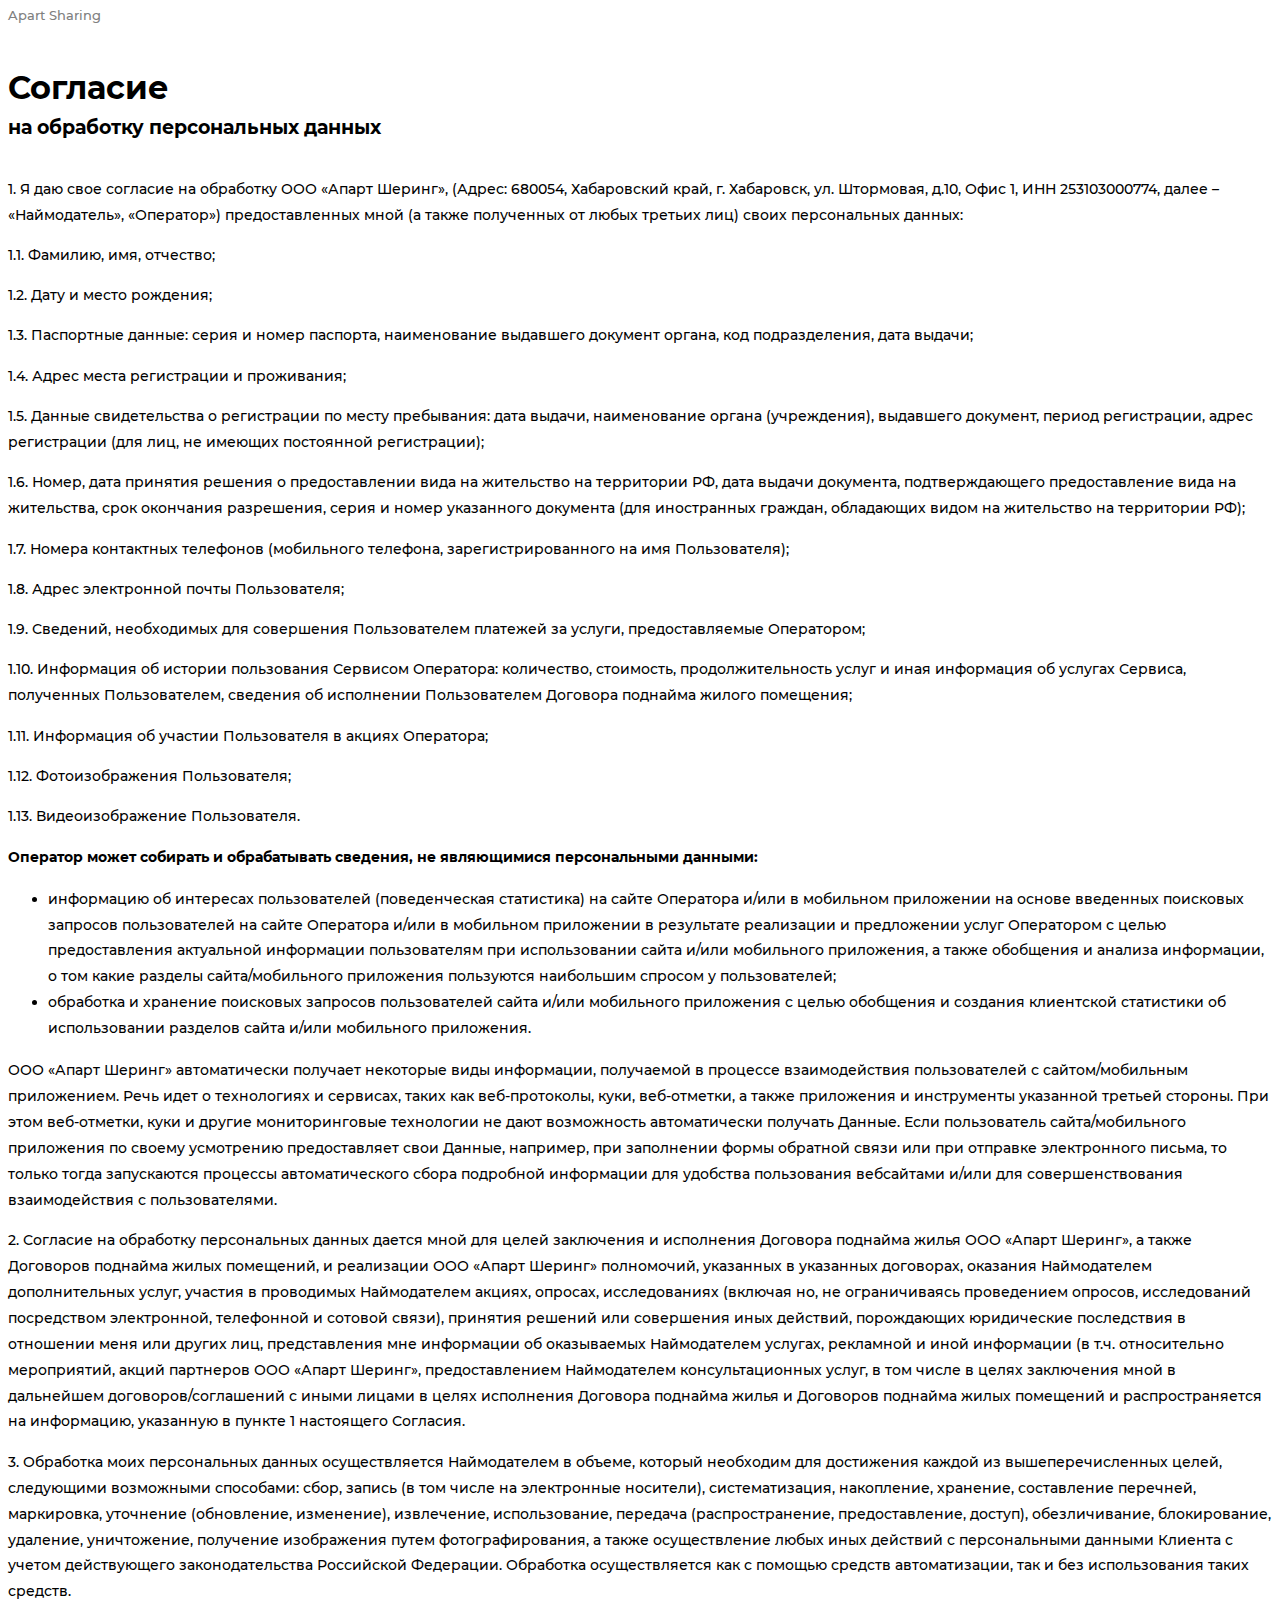
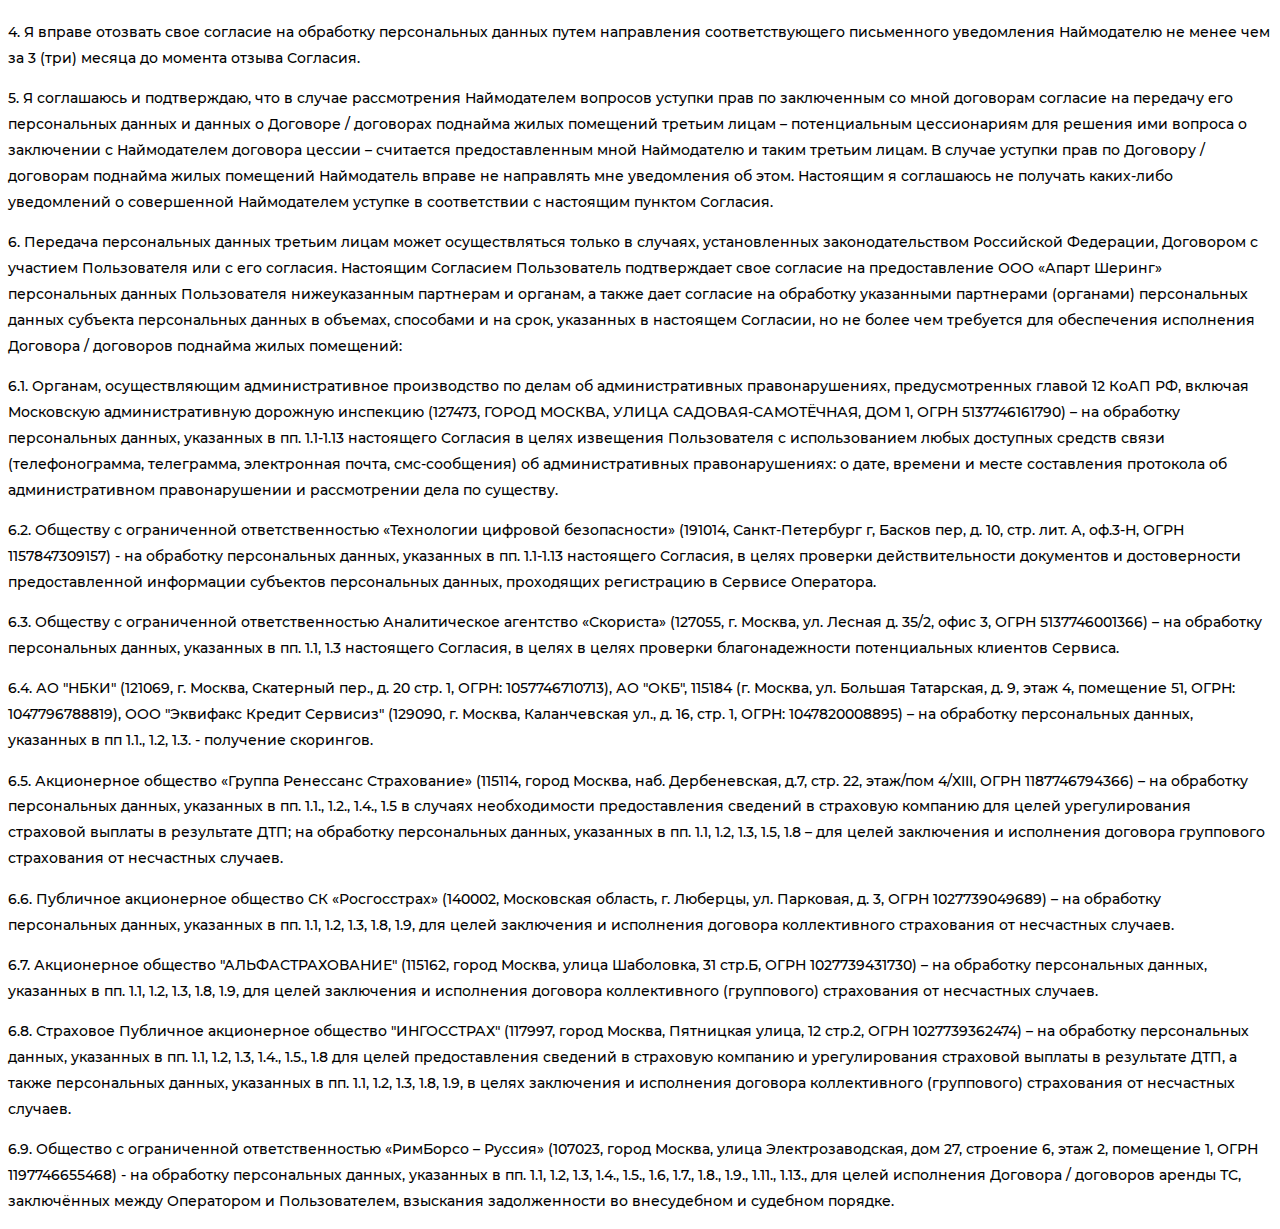
<file: docs/privacy.html>
<!DOCTYPE html>
<html lang="en">
<head>
    <meta charset="UTF-8">
    <meta name="viewport" content="width=device-width, user-scalable=no, initial-scale=1.0, maximum-scale=1.0, minimum-scale=1.0">
    <title>Публичная оферта на оказание медийных услуг Apart Sharing</title>
    <link rel="stylesheet" href="../font/font.css">
    <link rel="shortcut icon" href="../img/favicon.png" type="image/png">
    
    <style>
        body, html { font-family: 'Montserrat'; }
        .cap-company { font-size: .8em; color: grey; }
        p, li { font-size: .9em; line-height: 1.8em; }
        .cap-main h1 { margin: 1.4em 0 0; }
        .cap-main h3 { margin: .5em 0 2em; }
    </style>
</head>
<body>
    <div class="cap-company">Apart Sharing</div>
    <div class="cap-main">
        <h1>Согласие</h1>
        <h3>на обработку персональных данных</h3>
        <p>1. Я даю свое согласие на обработку ООО «Апарт Шеринг», (Адрес: 680054, Хабаровский край, г. Хабаровск, ул. Штормовая, д.10, Офис 1, ИНН 253103000774, далее – «Наймодатель», «Оператор») предоставленных мной (а также полученных от любых третьих лиц) своих персональных данных:</p>
        <p>1.1. Фамилию, имя, отчество;</p>
        <p>1.2. Дату и место рождения;</p>
        <p>1.3. Паспортные данные: серия и номер паспорта, наименование выдавшего документ органа, код подразделения, дата выдачи;</p>
        <p>1.4. Адрес места регистрации и проживания;</p>
        <p>1.5. Данные свидетельства о регистрации по месту пребывания: дата выдачи, наименование органа (учреждения), выдавшего документ, период регистрации, адрес регистрации (для лиц, не имеющих постоянной регистрации);</p>
        <p>1.6. Номер, дата принятия решения о предоставлении вида на жительство на территории РФ, дата выдачи документа, подтверждающего предоставление вида на жительства, срок окончания разрешения, серия и номер указанного документа (для иностранных граждан, обладающих видом на жительство на территории РФ);</p>
        <p>1.7. Номера контактных телефонов (мобильного телефона, зарегистрированного на имя Пользователя);</p>
        <p>1.8. Адрес электронной почты Пользователя;</p>
        <p>1.9. Сведений, необходимых для совершения Пользователем платежей за услуги, предоставляемые Оператором;</p>
        <p>1.10. Информация об истории пользования Сервисом Оператора: количество, стоимость, продолжительность услуг и иная информация об услугах Сервиса, полученных Пользователем, сведения об исполнении Пользователем Договора поднайма жилого помещения; </p>
        <p>1.11. Информация об участии Пользователя в акциях Оператора;</p>
        <p>1.12. Фотоизображения Пользователя;</p>
        <p>1.13. Видеоизображение Пользователя.</p>
        <p><strong>Оператор может собирать и обрабатывать сведения, не являющимися персональными данными:</strong></p>
        <ul>
            <li>информацию об интересах пользователей (поведенческая статистика) на сайте Оператора и/или в мобильном приложении на основе введенных поисковых запросов пользователей на сайте Оператора и/или в мобильном приложении в результате реализации и предложении услуг Оператором с целью предоставления актуальной информации пользователям при использовании сайта и/или мобильного приложения, а также обобщения и анализа информации, о том какие разделы сайта/мобильного приложения пользуются наибольшим спросом у пользователей;</li>
            <li>обработка и хранение поисковых запросов пользователей сайта и/или мобильного приложения с целью обобщения и создания клиентской статистики об использовании разделов сайта и/или мобильного приложения.</li>
        </ul>
        <p>ООО «Апарт Шеринг» автоматически получает некоторые виды информации, получаемой в процессе взаимодействия пользователей с сайтом/мобильным приложением. Речь идет о технологиях и сервисах, таких как веб-протоколы, куки, веб-отметки, а также приложения и инструменты указанной третьей стороны. При этом веб-отметки, куки и другие мониторинговые технологии не дают возможность автоматически получать Данные. Если пользователь сайта/мобильного приложения по своему усмотрению предоставляет свои Данные, например, при заполнении формы обратной связи или при отправке электронного письма, то только тогда запускаются процессы автоматического сбора подробной информации для удобства пользования вебсайтами и/или для совершенствования взаимодействия с пользователями.</p>
        <p>2. Согласие на обработку персональных данных дается мной для целей заключения и исполнения Договора поднайма жилья ООО «Апарт Шеринг», а также Договоров поднайма жилых помещений, и реализации ООО «Апарт Шеринг» полномочий, указанных в указанных договорах, оказания Наймодателем дополнительных услуг, участия в проводимых Наймодателем акциях, опросах, исследованиях (включая но, не ограничиваясь проведением опросов, исследований посредством электронной, телефонной и сотовой связи), принятия решений или совершения иных действий, порождающих юридические последствия в отношении меня или других лиц, представления мне информации об оказываемых Наймодателем услугах, рекламной и иной информации (в т.ч. относительно мероприятий, акций партнеров ООО «Апарт Шеринг», предоставлением Наймодателем консультационных услуг, в том числе в целях заключения мной в дальнейшем договоров/соглашений с иными лицами в целях исполнения Договора поднайма жилья и Договоров поднайма жилых помещений и распространяется на информацию, указанную в пункте 1 настоящего Согласия.</p>
        <p>3. Обработка моих персональных данных осуществляется Наймодателем в объеме, который необходим для достижения каждой из вышеперечисленных целей, следующими возможными способами: сбор, запись (в том числе на электронные носители), систематизация, накопление, хранение, составление перечней, маркировка, уточнение (обновление, изменение), извлечение, использование, передача (распространение, предоставление, доступ), обезличивание, блокирование, удаление, уничтожение, получение изображения путем фотографирования, а также осуществление любых иных действий с персональными данными Клиента с учетом действующего законодательства Российской Федерации. Обработка осуществляется как с помощью средств автоматизации, так и без использования таких средств.</p>
        <p>4. Я вправе отозвать свое согласие на обработку персональных данных путем направления соответствующего письменного уведомления Наймодателю не менее чем за 3 (три) месяца до момента отзыва Согласия.</p>
        <p>5. Я соглашаюсь и подтверждаю, что в случае рассмотрения Наймодателем вопросов уступки прав по заключенным со мной договорам согласие на передачу его персональных данных и данных о Договоре / договорах поднайма жилых помещений третьим лицам – потенциальным цессионариям для решения ими вопроса о заключении с Наймодателем договора цессии – считается предоставленным мной Наймодателю и таким третьим лицам. В случае уступки прав по Договору / договорам поднайма жилых помещений Наймодатель вправе не направлять мне уведомления об этом. Настоящим я соглашаюсь не получать каких-либо уведомлений о совершенной Наймодателем уступке в соответствии с настоящим пунктом Согласия.</p>
        <p>6. Передача персональных данных третьим лицам может осуществляться только в случаях, установленных законодательством Российской Федерации, Договором с участием Пользователя или с его согласия. Настоящим Согласием Пользователь подтверждает свое согласие на предоставление ООО «Апарт Шеринг» персональных данных Пользователя нижеуказанным партнерам и органам, а также дает согласие на обработку указанными партнерами (органами) персональных данных субъекта персональных данных в объемах, способами и на срок, указанных в настоящем Согласии, но не более чем требуется для обеспечения исполнения Договора / договоров поднайма жилых помещений:</p>
        <p>6.1. Органам, осуществляющим административное производство по делам об административных правонарушениях, предусмотренных главой 12 КоАП РФ, включая Московскую административную дорожную инспекцию (127473, ГОРОД МОСКВА, УЛИЦА САДОВАЯ-САМОТЁЧНАЯ, ДОМ 1, ОГРН 5137746161790) – на обработку персональных данных, указанных в пп. 1.1-1.13 настоящего Согласия в целях извещения Пользователя с использованием любых доступных средств связи (телефонограмма, телеграмма, электронная почта, смс-сообщения) об административных правонарушениях: о дате, времени и месте составления протокола об административном правонарушении и рассмотрении дела по существу.</p>
        <p>6.2. Обществу с ограниченной ответственностью «Технологии цифровой безопасности» (191014, Санкт-Петербург г, Басков пер, д. 10, стр. лит. А, оф.3-Н, ОГРН 1157847309157) - на обработку персональных данных, указанных в пп. 1.1-1.13 настоящего Согласия, в целях проверки действительности документов и достоверности предоставленной информации субъектов персональных данных, проходящих регистрацию в Сервисе Оператора.</p>
        <p>6.3. Обществу с ограниченной ответственностью Аналитическое агентство «Скориста» (127055, г. Москва, ул. Лесная д. 35/2, офис 3, ОГРН 5137746001366) – на обработку персональных данных, указанных в пп. 1.1, 1.3 настоящего Согласия, в целях в целях проверки благонадежности потенциальных клиентов Сервиса.</p>
        <p>6.4. АО "НБКИ" (121069, г. Москва, Скатерный пер., д. 20 стр. 1, ОГРН: 1057746710713), АО "ОКБ", 115184 (г. Москва, ул. Большая Татарская, д. 9, этаж 4, помещение 51, ОГРН: 1047796788819), ООО "Эквифакс Кредит Сервисиз" (129090, г. Москва, Каланчевская ул., д. 16, стр. 1, ОГРН: 1047820008895) – на обработку персональных данных, указанных в пп 1.1., 1.2, 1.3. - получение скорингов.</p>
        <p>6.5. Акционерное общество «Группа Ренессанс Страхование» (115114, город Москва, наб. Дербеневская, д.7, стр. 22, этаж/пом 4/XIII, ОГРН 1187746794366) – на обработку персональных данных, указанных в пп. 1.1., 1.2., 1.4., 1.5 в случаях необходимости предоставления сведений в страховую компанию для целей урегулирования страховой выплаты в результате ДТП; на обработку персональных данных, указанных в пп. 1.1, 1.2, 1.3, 1.5, 1.8 – для целей заключения и исполнения договора группового страхования от несчастных случаев.</p>
        <p>6.6. Публичное акционерное общество СК «Росгосстрах» (140002, Московская область, г. Люберцы, ул. Парковая, д. 3, ОГРН 1027739049689) – на обработку персональных данных, указанных в пп. 1.1, 1.2, 1.3, 1.8, 1.9, для целей заключения и исполнения договора коллективного страхования от несчастных случаев.</p>
        <p>6.7. Акционерное общество "АЛЬФАСТРАХОВАНИЕ" (115162, город Москва, улица Шаболовка, 31 стр.Б, ОГРН 1027739431730) – на обработку персональных данных, указанных в пп. 1.1, 1.2, 1.3, 1.8, 1.9, для целей заключения и исполнения договора коллективного (группового) страхования от несчастных случаев.</p>
        <p>6.8. Страховое Публичное акционерное общество "ИНГОССТРАХ" (117997, город Москва, Пятницкая улица, 12 стр.2, ОГРН 1027739362474) – на обработку персональных данных, указанных в пп. 1.1, 1.2, 1.3, 1.4., 1.5., 1.8 для целей предоставления сведений в страховую компанию и урегулирования страховой выплаты в результате ДТП, а также персональных данных, указанных в пп. 1.1, 1.2, 1.3, 1.8, 1.9, в целях заключения и исполнения договора коллективного (группового) страхования от несчастных случаев.</p>
        <p>6.9. Общество с ограниченной ответственностью «РимБорcо – Руссия» (107023, город Москва, улица Электрозаводская, дом 27, строение 6, этаж 2, помещение 1, ОГРН 1197746655468) - на обработку персональных данных, указанных в пп. 1.1, 1.2, 1.3, 1.4., 1.5., 1.6, 1.7., 1.8., 1.9., 1.11., 1.13., для целей исполнения Договора / договоров аренды ТС, заключённых между Оператором и Пользователем, взыскания задолженности во внесудебном и судебном порядке.</p>
    </div>
</body>
</html>
</file>
<file: font/font.css>
@font-face {
	font-family: 'Montserrat';
	src: url('Montserrat-Bold.eot');
	src: local('Montserrat Bold'), local('Montserrat-Bold'),
		url('Montserrat-Bold.eot?#iefix') format('embedded-opentype'),
		url('Montserrat-Bold.woff') format('woff'),
		url('Montserrat-Bold.ttf') format('truetype');
	font-weight: bold;
	font-style: normal;
}

@font-face {
	font-family: 'Montserrat';
	src: url('Montserrat-Medium.eot');
	src: local('Montserrat Medium'), local('Montserrat-Medium'),
		url('Montserrat-Medium.eot?#iefix') format('embedded-opentype'),
		url('Montserrat-Medium.woff') format('woff'),
		url('Montserrat-Medium.ttf') format('truetype');
	font-weight: 500;
	font-style: normal;
}
</file>
<file: css/style.css>
* { box-sizing: border-box !important; margin: 0; padding: 0;  outline: none; }
html, body { height: 100%; font-family: 'Montserrat'; font-weight: 500; color: #fff; }
.main-page { background: url(../img/main-back.jpg) top center no-repeat #3620a7; background-size: unset; }
a { text-decoration: none; color: #2F80ED; }
a:hover { color: #64a7ff; }
a:active, a:hover, a:focus { outline: none; border: none; }
a img, img { border: none !important; outline:none !important; }
li { list-style-type: none; }

h1, h2, h3 { font-weight: bold; letter-spacing: -0.03em; margin: 1em 0; }
h1 { margin-top: 1.5em; font-size: 1.8em; }
h2 { font-size: 1.3em; }
h3 { font-size: 1.1em; }

p { line-height: 1.6em; }

.cap-comment { margin: .3em 0; line-height: 1.4em; }

.yell { color: #ffd95d; }
.line { text-decoration: line-through; }
.red { color: #ff1414; }

.wrapper { display: flex; flex-direction: column; height: 100%; }
.content { flex: 1 0 auto; }
.footer { flex: 0 0 auto; background: #3620a7; }
.cont { position: relative; width: 100%; }

/* center */
.cent { width: 100%; padding: 0 1.5em;
	/* border-left: 1px dashed red; border-right: 1px dashed red; */
}

.gold {
	margin: 0;
	font-size: 2em;
	background: linear-gradient(125deg, rgba(255,215,13,1) 0%, rgba(254,156,1,1) 100%);
	background-clip: text;
	-webkit-background-clip: text;
	color: transparent;
}

/* forms */
.lead-block { padding-top: 2em; text-align: center; }

#lead-form-manager { display: none; border-radius: 1.5em; text-align: center; }

.lead-form { display: none; padding: 2em .5em; text-align: center; color: #000; border-radius: 1.4em; box-shadow: 0 1em 3em rgba(255, 255, 255, 0.2); width: 95%; }
.lead-form h2, #lead-form-manager h2 { margin: 0 0 .5em; }
.lead-form p, #lead-form-manager p { font-size: .9em; }
.text-fields { margin: .7em 0; }

input { appearance: none; -webkit-appearance: none; outline: none !important; }
input:focus { outline: none;  }

input[type="text"],
input[type="tel"],
input[type="email"] {
	width: 100%;
	border: 2px solid #e4e4e4;
	border-radius: 1em;
	font-family: 'Montserrat';
	color: #2b2b2b;
	font-size: 1em;
	font-weight: 700;
	padding: .8em 1em;
	margin: .3em 0;
	background: #fff;
	transition: border-color .3s ease-out;
	text-align: center;
}

input[type="text"]:focus,
input[type="tel"]:focus,
input[type="email"]:focus {
	border: 2px solid #2F80ED;
}
input[type="submit"] { border: 0; outline: none; display: inline-block; padding: 0.9em 2em;
	margin: 0; font-size: 1em; }
input[type="submit"]:disabled { background: #bebebe; cursor: default; box-shadow: 0px 2px 0px #aaa, 0px 9px 16px rgb(46 167 255 / 30%); }
input[type="submit"]:disabled:hover { background: #bebebe; cursor: default; }
.text-fields p { font-size: .7em; margin-bottom: .5em; color: #ff6565; }
.text-fields .error { border: 2px solid #ff6565; }


/* subscribe */
#subscribe .cent { text-align: center; }

/* buttons */

.btn,
input[type="submit"] {
	display: inline-block;
	padding: .7em 2em;
	margin: .5em 0 1.4em;
	cursor: pointer;
	color: #2b2b2b;
	font-size: 1em;
	font-weight: 700;
	border-radius: 20px;
	background-image: -moz-linear-gradient( -83deg, rgb(255,192,69) 0%, rgb(255,175,21) 100%);
	background-image: -webkit-linear-gradient( -83deg, rgb(255,192,69) 0%, rgb(255,175,21) 100%);
	background-image: -ms-linear-gradient( -83deg, rgb(255,192,69) 0%, rgb(255,175,21) 100%);
	box-shadow: 0px 4px 0px 0px rgba(255, 158, 44, 0.82),0px 8px 25px 0px rgba(0, 0, 0, 0.15),inset 0px -10px 27px 0px rgba(255, 253, 203, 0.6);
	border-radius: 3em;
	transition: all .2s ease-out;
}
.btn:hover,
input[type="submit"]:hover {
	background-image: -moz-linear-gradient( -83deg, rgb(255,218,69) 0%, rgb(255,183,32) 100%);
	background-image: -webkit-linear-gradient( -83deg, rgb(255,218,69) 0%, rgb(255,183,32) 100%);
	background-image: -ms-linear-gradient( -83deg, rgb(255,218,69) 0%, rgb(255,183,32) 100%);
}

/* custom select */

.custom-select .select-options {
	display: none;
	width: 100%;
	background: #fff;
	box-shadow: 0 1em 2em rgba(0, 0, 0, 0.4);
	border-radius: 1.5em;
	z-index: 999;
	font-size: 1em;
	font-weight: bold;
}

.custom-select .select-options li {
	width: 100%;
	padding: .5em 2em;
}
  
/* Style the custom select */
.custom-select {
	position: relative;
	width: 100%;
}
.custom-select .select-arrow {
	position: absolute;
	top: 1.6em;
	right: 1em;
	width: 0;
	height: 0;
	border-left: 8px solid transparent;
	border-right: 8px solid transparent;
	border-top: 8px solid #333;
}
.custom-select.open .select-arrow {
	border-top: none;
	border-bottom: 8px solid #333;
}
.custom-select.open .select-options {
	display: block;
	position: absolute;
}
  
.custom-select .select-options {
	position: absolute;
	top: 100%;
	left: 0;
	width: 100%;
	max-height: 200px;
	overflow-y: auto;
	margin: 0;
	padding: 0;
	list-style: none;
	background-color: #fff;
	border: 0;
}
  
  .custom-select .option {
	cursor: pointer;
  }
  
  .custom-select .option:hover {
	background-color: #f2f2f2;
  }
  
  .custom-select .option.selected {
	background-color: #eee;
  }

/* end of custom select */



/* custom checkbox */

.approve { display: flex; width: 90%; text-align: left; margin: 0 auto; }

.custom-checkbox {
	display: inline-block;
	position: relative;
	padding-left: 36px;
	margin-bottom: 15px;
	cursor: pointer;
	font-size: .9em;
	font-family: 'Montserrat';
	color: #333;
  }
  
  .custom-checkbox input {
	position: absolute;
	opacity: 0;
	cursor: pointer;
  }
  
  .checkmark {
	position: absolute;
	top: 3px;
	left: 0;
	height: 24px;
	width: 24px;
	background-color: #fff;
	border: 2px solid #ccc;
	border-radius: 5px;
  }
  
  .custom-checkbox:hover input ~ .checkmark {
	background-color: #f2f2f2;
  }
  
  .custom-checkbox input:checked ~ .checkmark {
	background-color: #fff;
	border: 2px solid #3498db;
  }
  
  .checkmark:after {
	content: "";
	position: absolute;
	display: none;
  }
  
  .custom-checkbox input:checked ~ .checkmark:after {
	display: block;
  }
  
  .custom-checkbox .checkmark:after {
	left: 6px;
	top: 2px;
	width: 8px;
	height: 13px;
	border: solid #3498db;
	border-width: 0 3px 3px 0;
	transform: rotate(45deg);
  }
  

/* end of custom checkbox */

.graphics, #partners, .manager-card { color: #000; }

/* header */

/* forms */

/* main block */
#main-block h1 { font-size: 1.8em; margin-top: 1em; }
.main-img { margin: 2em 0; }
.main-img img { max-width: 100%; }

.logo-block { width: 60%; padding: 2.4em 0 1em;}
.logo-block img { width: 100%; }

/* indexes */
#indexes li { margin-bottom: 1.6em; text-align: left; background: #5c44d7 top right no-repeat; background-size: 15em; padding: 5em 2em 2em; border-radius: 1.5em; }
#indexes li:nth-child(1) { background-image: url(../img/index-img-1.jpg); }
#indexes li:nth-child(2) { background-image: url(../img/index-img-2.jpg); }
#indexes li:nth-child(3) { background-image: url(../img/index-img-3.jpg); }

#indexes h3 { font-size: 1.5em; max-width: 70%; }

/* audience */
#audience { padding: 1em 0; }


/* graphic */
.graphics { margin: 2em 0; }
.graphics > li { position: relative; margin-bottom: 1.5em; background: #fff; padding: 1em; border-radius: 1.5em; }
.graphic-cap { font-size: .85em; position: absolute; top: 1.2em; left: 1.4em; }
.graphic { display: flex; }
.graphic ul { padding: .5em 0 0 .5em; }
.graphic div { display: flex; width: 50%; align-items: center; }
.graphic-img { padding-top: 1.5em; }
.graphic-legend li { margin-bottom: .4em; padding-left: .3em; font-size: .9em; }
.graphic-legend li::before { content: ""; width: 1em; height: 1em; display: inline-block; margin-right: .5em; position: relative; top: .15em; border-radius: 50%; }
.graphic-legend li:nth-child(1)::before { background: #ffb931; }
.graphic-legend li:nth-child(2)::before { background: #ff9537; }
.graphic-legend li:nth-child(3)::before { background: #6ce1bc; }
.graphic-legend li:nth-child(4)::before { background: #8487d2; }
#graphic-count img { max-width: 100%; margin-top: 1em; }

/* how it works */
#how-it-works h1 { margin-bottom: .5em; }
#how-it-works h3 { text-align: center; background: #5c44d7; padding: 1.5em; border-radius: 1em; }
#how-it-works ul { display: flex; flex-direction: column; }
#how-it-works li { display: flex; flex-direction: column; margin: 1.5em 0; font-size: .9em; }
.how-pic { text-align: center; margin: 1em 0; }
.how-pic img { width: 80%; }
.comment span { color: #ffd323; }

/* sources */
#sources { padding: 1em 0 0; }
#sources .cent { padding: 0; }
.source-block { width: 100%; display: flex; flex-direction: column; }
.source-cap { padding: 0 1.5em; }
#sources h3 { font-size: 1.6em; margin-bottom: .2em; }
.source-icons img { width: 80%; margin-top: 1.5em; }
#source-elements { margin-top: 2em; width: 100%; }
.source-item { padding: 0 3em; }
.source-item img { width: 100%; margin: 1em 0 16em; border-radius: .9em; border: 3px solid #fff !important; }
#sources a { display: inline-block; font-size: 1.2em; font-weight: bold; border: 3px solid #fff; border-radius: 2em; color: #fff; padding: .5em 1.8em .7em 2em; margin: 1em auto; background: #3620a7;
transition: background-color .2s ease-out;}
#sources a:hover { background: rgba(255, 255, 255, 0.2); }
#sources a::before { content: url(../img/icon-play.svg); width: 1em; display: inline-block; position: relative; left: -1em; top: 3px; }
#sources h1 { margin-top: 0; }

.source-item { background: url(../img/source/sources-01.jpg) bottom center no-repeat; background-size: cover; }


/* niche */
#niche { padding: 1em 0 2em; }
#niche h1 { margin-top: 0; }
#niche img { width: 100%; margin: 2em 0; }
.niches-list {
	margin: 2em 0;
	display: flex;
	flex-wrap: wrap;
	justify-content: space-between;
}
.niches-list li { width: 100%; margin-bottom: 1em; padding: 1em; position: relative; border-radius: 1em; min-height: 8em; }

.item-cap { font-size: .9em; font-weight: bold; }
.discount { display: inline-block; position: absolute; bottom: 1em; font-size: .8em; padding: .2em .4em .3em; border-radius: .4em; }
.dark { color: #fff; }
.light { color: #000; }
.dark .discount { background-image: linear-gradient(0.25turn, #6470f8, #1123c1); }
.light .discount { background: #fec76c; }
	
.item1 { background: url(../img/partners/restaurant.jpg) bottom right no-repeat; background-size: cover; }
.item2 { background: url(../img/partners/bars.jpg) #dfecfc top right no-repeat; background-size: 80%; }
.item3 { background: url(../img/partners/barbershops.jpg) #292929 bottom right no-repeat; background-size: 100%; }
.item4 { background: url(../img/partners/night-clubs.jpg) #17151a top right no-repeat; background-size: 80%; }
.item5 { background: url(../img/partners/hookah.jpg) #17151a bottom right no-repeat; background-size: cover; }
.item6 { background: url(../img/partners/beauty.jpg) #fedee1 bottom right no-repeat; background-size: 80%; }
.item7 { background: url(../img/partners/cars.jpg) #dfecfc bottom right no-repeat; background-size: 80%; }
.item8 { background: url(../img/partners/travel.png) #deecfb bottom right no-repeat; background-size: contain; }

/* partners */
#partners h1 { text-align: center; }
#partners { background: #fff; padding: .5em 0 3em; }
.partners-block { display: flex; flex-wrap: wrap; justify-content: space-around; }
.partners-block li { width: 100%; }
.partners-block img { width: 60%; display: inline-block; margin: 0 auto; }

/* manager */
#manager h2 { text-align: center; }
.manager-card { border-radius: 1em; background: #fff; padding: 2em; text-align: center; }
.manager-photo { max-width: 6em; margin: 0 auto; }
.manager-photo img {  border-radius: 50%; width: 100%; }
.manager-name { font-weight: bold; margin-top: 1em; }
.manager-card .btn { margin-bottom: 1em; }


/* footer */
#footer { padding: 2em 0 1em; font-weight: bold; }
#footer .cent { display: flex; flex-direction: column; align-items: center; text-align: center; }
#footer .cent > * { margin-bottom: 1em; }
#footer img { max-width: 140px; }
#footer p { color: #8eacff; }


/* ======================== */
/* success & unsuccess page */
/* ======================== */
.success-page,
.unsuccess-page {
	background: url(../img/payment-back-m1.jpg) top center no-repeat #3620a7; background-size: cover; text-align: center;
}

.success-page .logo-block,
.unsuccess-page .logo-block {
	width: 100%; padding: 2em 0 0; text-align: center;
}
.success-page .logo-block img,
.unsuccess-page .logo-block img {
	width: 60%; display: inline-block;
}

.success-page .main-img,
.unsuccess-page .main-img {
	margin: 1em auto 0;
}
.success-page .main-img img,
.unsuccess-page .main-img img {
	width: 100%; margin: 0 auto;
}

.success-page .main-message,
.unsuccess-page .main-message {
	margin-bottom: 2.8em;
}

.unsuccess-page .main-message-text span {
	color: #ff8585;
}

/* manager & messenger block */

#manager h3 {
	margin: 2em 2em 1.4em; text-align: center;
}
.soc-buttons { display: flex; padding: 0 2em; justify-content: space-around; }
.soc-buttons > a { width: 30%; display: flex; flex-direction: column; align-items: center; }
.messengers { width: 3em; }
.soc-buttons img { width: 80%; }
.soc-buttons p { margin: .6em 0; font-size: .85em; color: #5feaff; }

.soc-buttons { fill:#7fd2ea; }
.soc-buttons svg { transition: fill .2s ease-out }
.soc-buttons svg:hover { fill: #d9f7ff; }
.soc-buttons a:hover, .soc-buttons a:hover p { fill: #d9f7ff; color: #d9f7ff; }


/*========================*/
/* Media queries
/*========================*/

@media only screen and (min-width: 360px) {
	#indexes li { padding: 2em; }
	.success-page, .unsuccess-page { background: url(../img/payment-back-m2.jpg) top center no-repeat #3620a7; background-size: cover; }
}

@media only screen and (min-width: 412px) {
	.success-page, .unsuccess-page { background: url(../img/payment-back-m3.jpg) top center no-repeat #3620a7; background-size: cover; }
	h1 { font-size: 2.2em; }
	.cent { padding: 0 2em; }
}

@media only screen and (min-width: 720px) {
	.main-page { background: url(../img/main-back-l.jpg) top center no-repeat #3620a7; background-size: 1400px auto; }
	.success-page, .unsuccess-page { background: url(../img/payment-back.jpg) top center no-repeat #3620a7; background-size: 1400px auto; }

	#lead-form-manager .approve { line-height: 2em; }

	.main-page h1, .main-page #main-block h1 { font-size: 2.2em; }
	.main-page #main-block h1 { margin-top: 2em; }
	.logo-block { width: 12em; }

	.success-page .logo-block,
	.unsuccess-page .logo-block {
		display: block; margin: 0 auto; width: 12em; padding: 2em 0; text-align: center;
	}
	.success-page .logo-block img,
	.unsuccess-page .logo-block img {
		width: 100%;
	}
	
	.main-offer { display: flex; }
	.main-offer > div { width: 50%; }
	.main-img { margin: 4em 0; text-align: center; }
	.main-img img { margin-top: -7em; max-height: 30em; }

	.success-page .main-img,
	.unsuccess-page .main-img {
		display: block; width: 24em; margin: 0 auto;
	}
	.success-page .main-img img,
	.unsuccess-page .main-img img {
		width: 100%; margin: 0 auto;
	}

	.lead-block { text-align: unset; }

	#indexes ul { display: flex; justify-content: space-between; }
	#indexes li { width: 32%; padding-top: 3em; }
	#indexes li h3 { font-size: 1.2em; }

	#how-it-works h3 { width: 66%; margin: 1.5em auto; }
	#how-it-works ul { flex-direction: row; justify-content: space-between; }
	#how-it-works li { width: 28%; }
	.how-pic img { width: 80%; }

	.graphics { display: flex; justify-content: space-between; }
	.graphics > li:nth-child(1) { width: 50%; }
	.graphics > li:nth-child(2) { width: 23%; }
	.graphics > li:nth-child(3) { width: 23%; }
	
	#graphic-count img { max-width: 90%; margin: 2.5em auto 0; }
	#graphic-sex .graphic, #graphic-age .graphic { flex-direction: column; }
	.graphic > div { width: 100%; align-items: center; }
	.graphic-img img { height: 100%; display: inline-block; margin: 0 auto; }
	#graphic-sex .graphic ul { padding: .5em; }
	#graphic-age .graphic ul { padding: .5em 1em; }

	#sources .cent { padding: 0 1.5em; }
	#sources h3 { max-width: 35%; }
	.source-icons img { width: 16em; }
	.source-item img { max-width: 20em; margin: -7em 24em 6em; }

	.niches-list li { width: 65%; min-height: 10em; }
	.niches-list li:nth-child(2),
	.niches-list li:nth-child(3),
	.niches-list li:nth-child(6) {
		width: 33%;
	}
	.niches-list li:nth-child(7),
	.niches-list li:nth-child(8) {
		width: 49%;
	}

	.item1 { background-position: right -320px; background-size: 100%; }
	.item2 { background-position: bottom right; background-size: 100%; }

	.partners-block > div { text-align: center; }
	.partners-block li { width: 30%; display: inline-block; margin: 1em auto 1.4em; }
	.partners-block img { width: 80%; }

	#subscribe h2 { max-width: 70%; margin: 1em auto; }

	#manager .cent { padding: 1em 9em; }
	.manager-card { width: 55%; display: flex; justify-content: space-around; align-items: center; padding: 1em; margin: 0 auto; }
	.manager-card > div { margin: 0 .7em; }
	.manager-photo { margin: 0; max-width: 5em; }
	.manager-name { text-align: left; }
	.manager-card .btn, .manager-name { margin: -.4em 0 0; }

	.soc-buttons { justify-content: center; margin: 0 3em; }
	.manager-text { text-align: left; }
	.manager-post { font-size: .8em; }

	.lead-form {
		width: 500px;
	}
	.approve { width: 80%; }

	input[type="text"],
	input[type="tel"],
	input[type="email"],
	.custom-select .select-options {
		width: 95%;
	}
	/* custom select */
	.custom-select .select-arrow { right: 1.4em; }
	.custom-select.open .select-options {
		left: .7em;
	}
}

@media only screen and (min-width: 800px) {
	#graphic-sex .graphic ul { padding: .5em 1em; }
	#graphic-age .graphic ul { padding: .5em 2em; }
}

@media only screen and (min-width: 960px) {
	
	.cent { padding: 0 2.5em; width: 960px; margin-left: -480px; left: 50%; position: relative;
	/* border-left: 1px dashed red; border-right: 1px dashed red; */
	}
}
</file>
